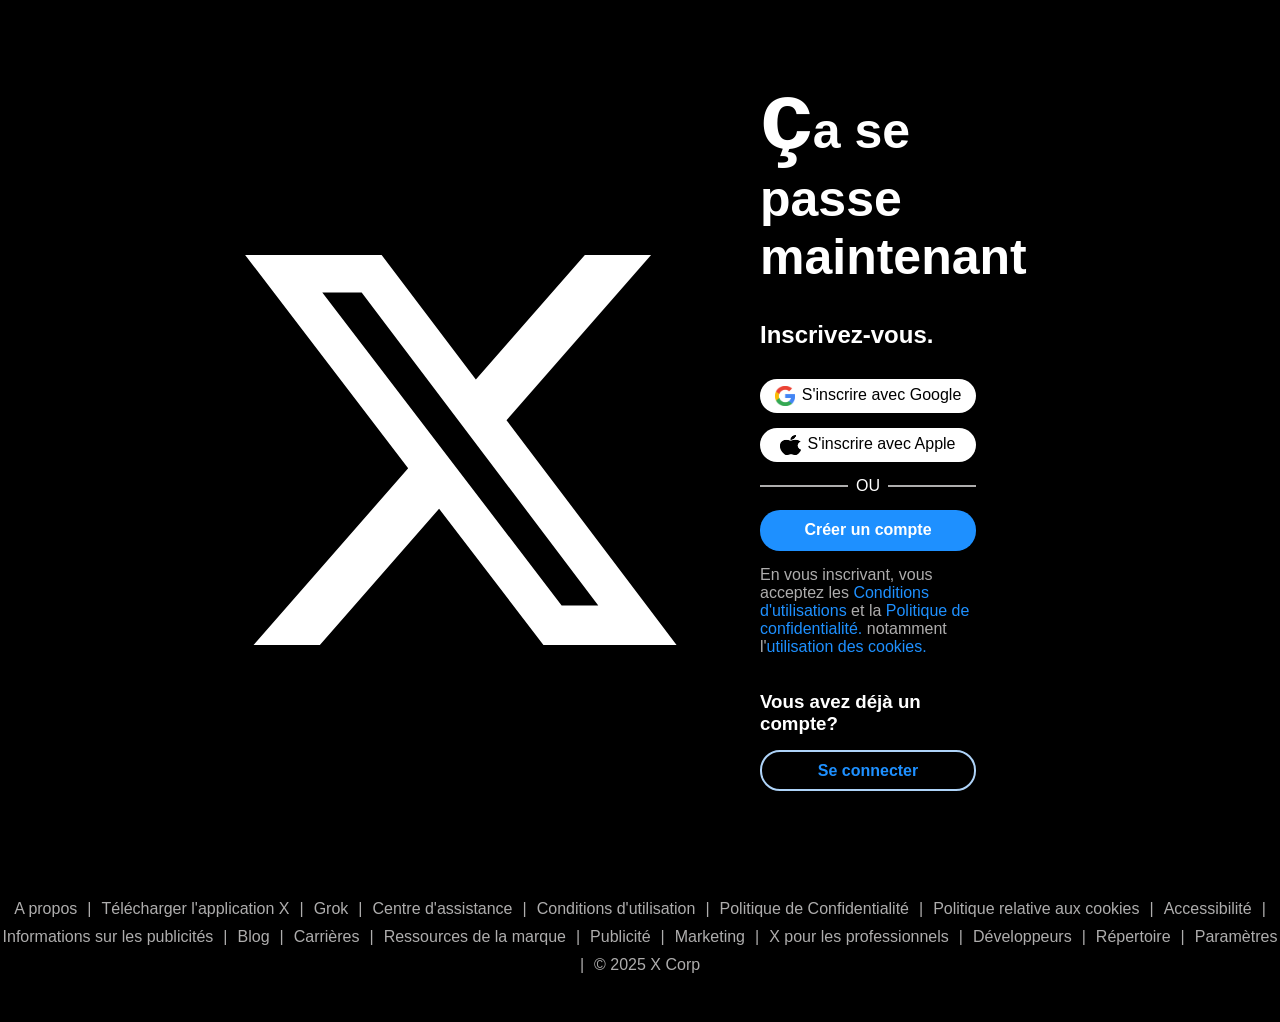
<file: index.html>
<!DOCTYPE html>
<html lang="en">
<head>
    <meta charset="UTF-8">
    <meta name="viewport" content="width=device-width, initial-scale=1.0">
    <link rel="stylesheet" href="style.css">
    <title>Authentification</title>
</head>
<body>
    <!-- PARTIE MAIN -->
    <main class="flex-row index_main">
        <!-- Insertion icone X partie gauche -->
        <div class="conteneur-img-icone flex-row ">
            <svg class="iconX-header" xmlns="http://www.w3.org/2000/svg" viewBox="0 0 640 640"><!--!Font Awesome Free 7.1.0 by @fontawesome - https://fontawesome.com License - https://fontawesome.com/license/free Copyright 2025 Fonticons, Inc.--><path d="M453.2 112L523.8 112L369.6 288.2L551 528L409 528L297.7 382.6L170.5 528L99.8 528L264.7 339.5L90.8 112L236.4 112L336.9 244.9L453.2 112zM428.4 485.8L467.5 485.8L215.1 152L173.1 152L428.4 485.8z"/></svg>
        </div>
        <!-- partie droite connexion -->
        <div class="flex-column contenair_index_main">
            <!-- conteneur contenant le titre comment ça marche -->
            <div class="contenair_index_main_div1">
                <p><span class="big-C">ç</span>a se passe maintenant</p>
            </div>
            <!-- partie inscription -->
            <div class="contenair_index_main_div2 flex-column">
                <h2 class="txtwhite">Inscrivez-vous.</h2>
                <ul class="flex-column ul_index ul-li">
                    <li class="ul_index-li text-dec-none flex-row iconR"><img src="images/google.png" alt="" class="img-compte"><a href="" class="txtblack">S'inscrire avec Google</a></li>
                    <li class="ul_index-li text-dec-none flex-row iconR"><img src="images/AAPL.png" alt="" class="img-compte"><a href="" class="txtblack">S'inscrire avec Apple</a></li>
                    <li class="OU flex-row">
                        <hr>
                        <span class="txtwhite">OU</span>
                        <hr>
                    </li>
                    <li class="ul_index-li text-dec-none Creer_compte"><a href="compte.html" class="txtwhite">Créer un compte</a></li>
                    <li class="text-dec-none txtgray">En vous inscrivant, vous acceptez les <a href="" class="txtbleu">Conditions d'utilisations</a> et la <a href="" class="txtbleu">Politique de confidentialité.</a> notamment l'<a href="" class="txtbleu">utilisation des cookies.</a></li>
                </ul>
            </div>
            <!-- déjà un compte(connexion) -->
            <div class="contenair_index_main_div3 flex-column">
                <h3 class="txtwhite">Vous avez déjà un compte?</h3>
                <ul class="ul-li">
                    <li class="ul_index-li text-dec-none connecter"><a href="connecter1.html" class="txtbleu connexion">Se connecter</a></li>
                </ul>
            </div>
        </div>
    </main>
    <!-- PARTIE FOOTER POUR INDEX  -->
    <footer class="footer_index">
        <ul class="flex-row index_footer_ul ul-li">
            <li class="text-dec-none"><a href="">A propos</a></li>
            <li>&#124</li>
            <li class="text-dec-none"><a href="">Télécharger l'application X</a></li>
            <li>&#124</li>
            <li class="text-dec-none"><a href="">Grok</a></li>
            <li>&#124</li>
            <li class="text-dec-none"><a href="">Centre d'assistance</a></li>
            <li>&#124</li>
            <li class="text-dec-none"><a href="">Conditions d'utilisation</a></li>
            <li>&#124</li>
            <li class="text-dec-none"><a href="">Politique de Confidentialité</a></li>
            <li>&#124</li>
            <li class="text-dec-none"><a href="">Politique relative aux cookies</a></li>
            <li>&#124</li>
            <li class="text-dec-none"><a href="">Accessibilité</a></li>
            <li>&#124</li>
            <li class="text-dec-none"><a href="">Informations sur les publicités</a></li>
            <li>&#124</li>
            <li class="text-dec-none"><a href="">Blog</a></li>
            <li>&#124</li>
            <li class="text-dec-none"><a href="">Carrières</a></li>
            <li>&#124</li>
            <li class="text-dec-none"><a href="">Ressources de la marque</a></li>
            <li>&#124</li>
            <li class="text-dec-none"><a href="">Publicité</a></li>
            <li>&#124</li>
            <li class="text-dec-none"><a href="">Marketing</a></li>
            <li>&#124</li>
            <li class="text-dec-none"><a href="">X pour les professionnels</a></li>
            <li>&#124</li>
            <li class="text-dec-none"><a href="">Développeurs</a></li>
            <li>&#124</li>
            <li class="text-dec-none"><a href="">Répertoire</a></li>
            <li>&#124</li>
            <li class="text-dec-none"><a href="">Paramètres</a></li>
            <li>&#124</li>
            <li class="text-dec-none"><a href="">&#169 2025 X Corp</a></li>
        </ul>
    </footer>
</body>
</html>
</file>
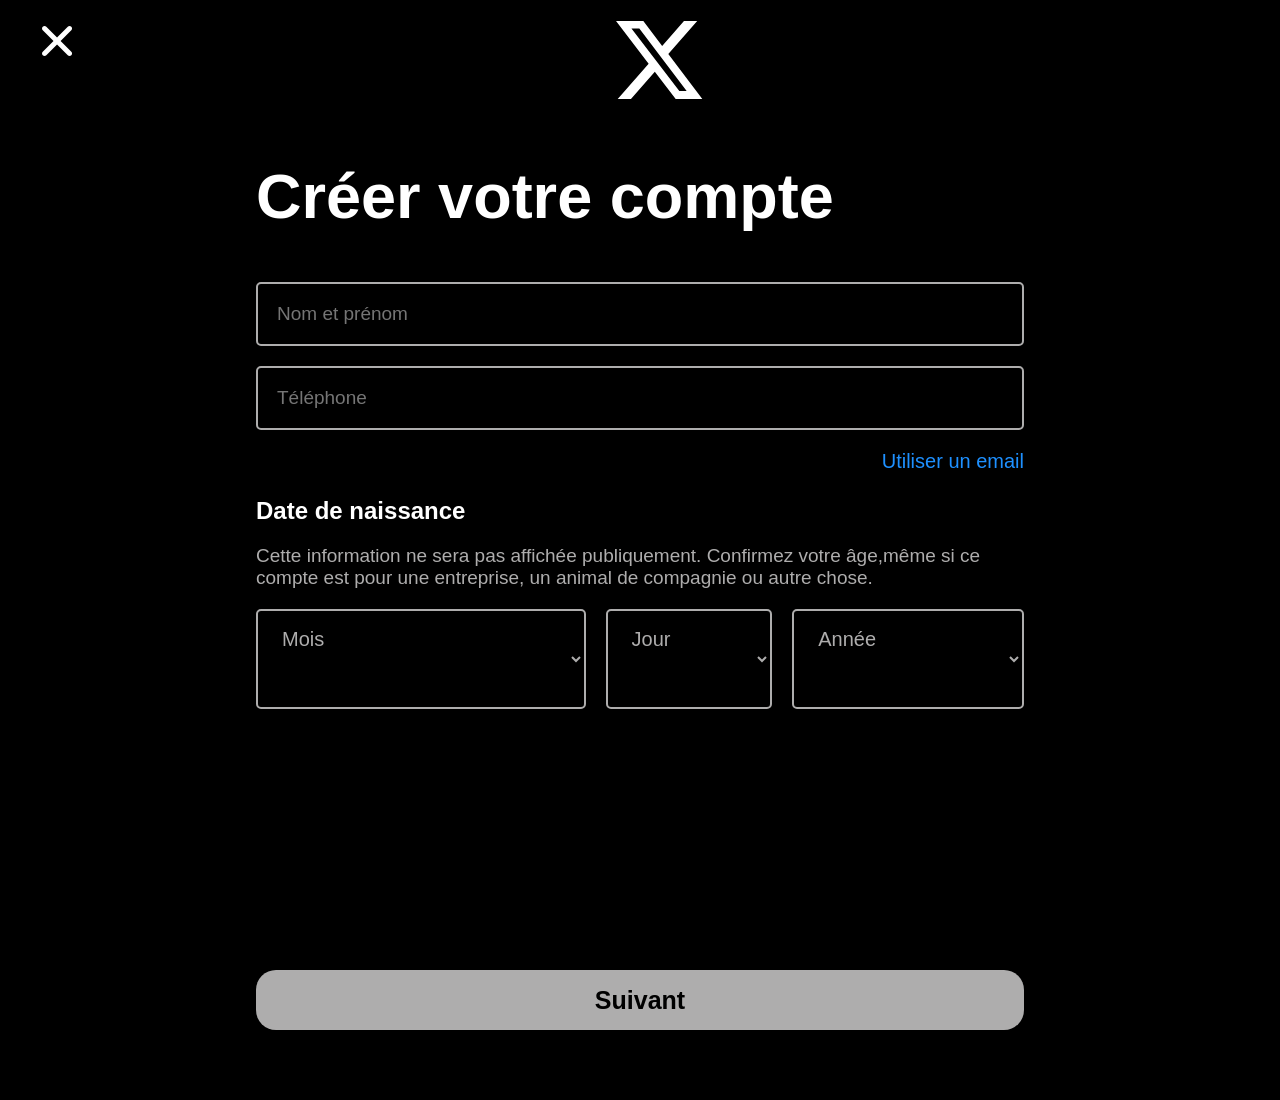
<file: compte.html>
<!DOCTYPE html>
<html lang="en">
<head>
    <meta charset="UTF-8">
    <meta name="viewport" content="width=device-width, initial-scale=1.0">
    <link rel="stylesheet" href="style.css">
    <title>Création compte</title>
</head>
<body>
    <!-- PAGE COMPTE -->
     <!-- header -->
    <header class="header_compte">
        <nav class="flex-row nav-compte">
            <ul class="flex-row icone-X-entete">
                <li class="ul-li"><a href="index.html"><svg class="icone-quitter" xmlns="http://www.w3.org/2000/svg" viewBox="0 0 640 640"><!--!Font Awesome Free 7.1.0 by @fontawesome - https://fontawesome.com License - https://fontawesome.com/license/free Copyright 2025 Fonticons, Inc.--><path d="M183.1 137.4C170.6 124.9 150.3 124.9 137.8 137.4C125.3 149.9 125.3 170.2 137.8 182.7L275.2 320L137.9 457.4C125.4 469.9 125.4 490.2 137.9 502.7C150.4 515.2 170.7 515.2 183.2 502.7L320.5 365.3L457.9 502.6C470.4 515.1 490.7 515.1 503.2 502.6C515.7 490.1 515.7 469.8 503.2 457.3L365.8 320L503.1 182.6C515.6 170.1 515.6 149.8 503.1 137.3C490.6 124.8 470.3 124.8 457.8 137.3L320.5 274.7L183.1 137.4z"/></svg></a></li>
                <!-- <li class="ul-li"><a href="index.html"><img class="icone-quitter" src="images/round_16171663.png" alt="" ></a></li> -->
            </ul>
            <ul class="flex-row icX">
                <li class="ul-li"><a href="index.html"><svg class="iconeX" xmlns="http://www.w3.org/2000/svg" viewBox="0 0 640 640"><!--!Font Awesome Free 7.1.0 by @fontawesome - https://fontawesome.com License - https://fontawesome.com/license/free Copyright 2025 Fonticons, Inc.--><path d="M453.2 112L523.8 112L369.6 288.2L551 528L409 528L297.7 382.6L170.5 528L99.8 528L264.7 339.5L90.8 112L236.4 112L336.9 244.9L453.2 112zM428.4 485.8L467.5 485.8L215.1 152L173.1 152L428.4 485.8z"/></svg></a></li>
            </ul>
        </nav>
    </header>
    <!-- Partie main compte -->
    <main class="main-compte flex-column">
        <div class="formulaire-compte flex-column">
            <!-- premier formulaire -->
            <section class="first-formulaire flex-column">
                <!-- insertion des données -->
                <div class="conteneur-données flex-column">
                    <h1>Créer votre compte</h1>
                    <div class="flex-column save">
                        <input type="text" required placeholder="Nom et prénom">
                        <input type="tel" placeholder="Téléphone">
                    </div>
                </div>
                <!-- Utilisez email? -->
                <div class="conteneur-email flex-row">
                    <a href="">Utiliser un email</a>
                </div>
            </section>
            <!-- second formulaire -->
            <section class="flex-column born">
                <h2>Date de naissance</h2>
                <div><p>Cette information ne sera pas affichée publiquement. Confirmez votre âge,même si ce compte
                    est pour une entreprise, un animal de compagnie ou autre chose.</p>
                </div>
                <div class="date_born flex-row">
                    <select name="Mois" id="Mois">
                        <option value="">Mois</option>
                        <optgroup class="optiongroupe">
                            <option value="Janvier">Janvier</option>
                            <option value="Février">Février</option>
                            <option value="Mars">Mars</option>
                            <option value="Avril">Avril</option>
                            <option value="Mai">Mai</option>
                            <option value="Juin">Juin</option>
                            <option value="Juillet">Juillet</option>
                            <option value="Aout">Aout</option>
                            <option value="Septembre">Septembre</option>
                            <option value="Octobre">Octobre</option>
                            <option value="Novembre">Novembre</option>
                            <option value="Décembre">Décembre</option>
                        </optgroup>
                    </select>
                    <select name="Jour" id="Jour">
                        <option value="">Jour</option>
                        <optgroup></optgroup>
                    </select>
                    <select name="Année" id="Année">
                        <option value="">Année</option>
                        <optgroup></optgroup>
                    </select>
                </div>
            </section>
        </div>
    </main>
    <!-- FOOTER COMPTE -->
    <footer class="footer-compte flex-column">
        <div class="conteneur-footer flex-row">
            <div class="conteneur-suivant flex-row">
                <a href="connecter2.html">Suivant</a>
            </div>
        </div>
    </footer>
</body>
</html>
</file>
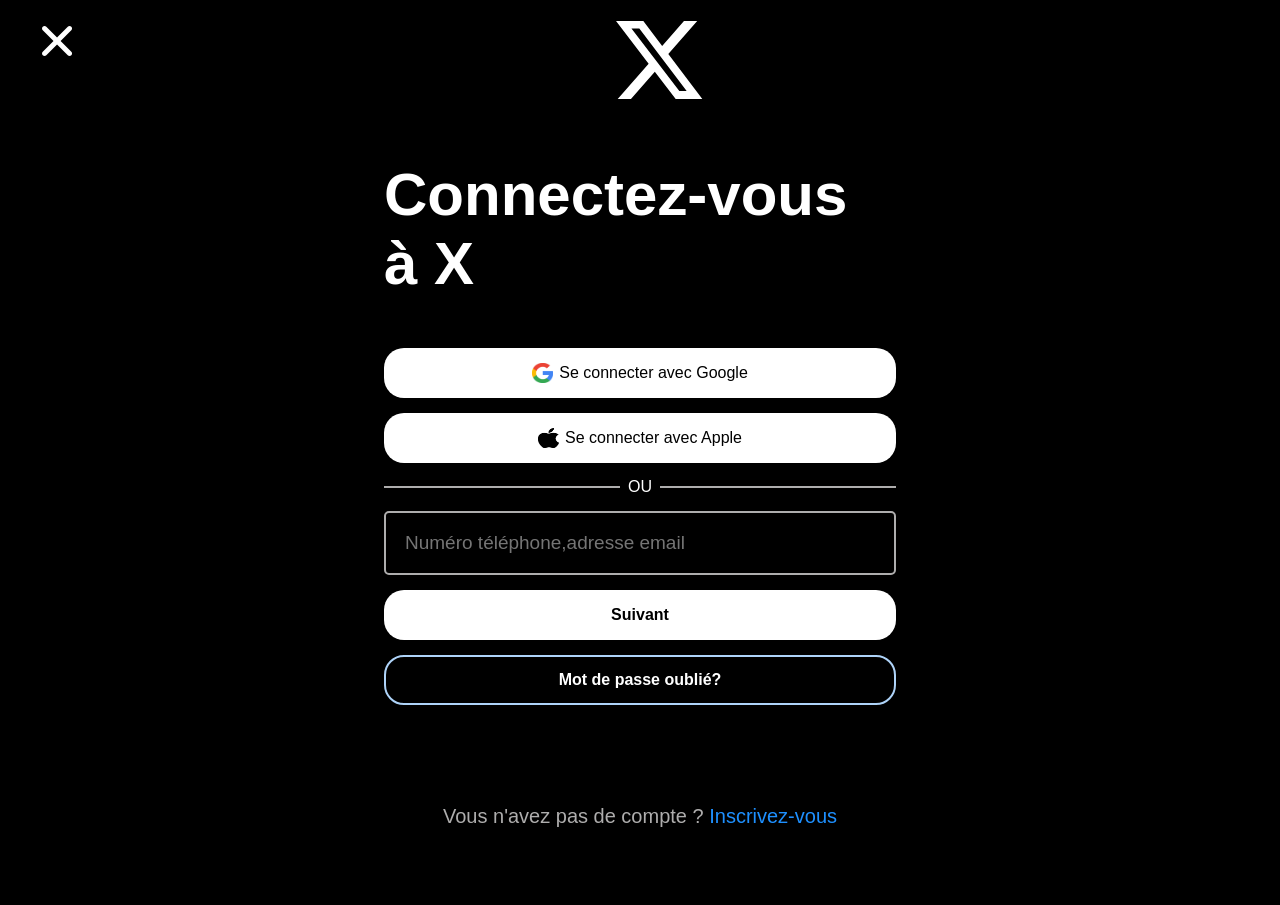
<file: connecter1.html>
<!DOCTYPE html>
<html lang="en">
<head>
    <meta charset="UTF-8">
    <meta name="viewport" content="width=device-width, initial-scale=1.0">
    <link rel="stylesheet" href="style.css">
    <title>Se connecter</title>
</head>
<body>
    <!-- PAGE SE CONNECTER1 -->
     <!-- header(cfr Header Page Compte.html) -->
    <header class="header_compte">
        <nav class="flex-row nav-compte">
            <ul class="flex-row icone-X-entete">
                <li class="ul-li"><a href="index.html"><svg class="icone-quitter" xmlns="http://www.w3.org/2000/svg" viewBox="0 0 640 640"><!--!Font Awesome Free 7.1.0 by @fontawesome - https://fontawesome.com License - https://fontawesome.com/license/free Copyright 2025 Fonticons, Inc.--><path d="M183.1 137.4C170.6 124.9 150.3 124.9 137.8 137.4C125.3 149.9 125.3 170.2 137.8 182.7L275.2 320L137.9 457.4C125.4 469.9 125.4 490.2 137.9 502.7C150.4 515.2 170.7 515.2 183.2 502.7L320.5 365.3L457.9 502.6C470.4 515.1 490.7 515.1 503.2 502.6C515.7 490.1 515.7 469.8 503.2 457.3L365.8 320L503.1 182.6C515.6 170.1 515.6 149.8 503.1 137.3C490.6 124.8 470.3 124.8 457.8 137.3L320.5 274.7L183.1 137.4z"/></svg></a></li>
            </ul>
            <ul class="flex-row icX">
                <li class="ul-li"><a href="index.html"><svg class="iconeX" xmlns="http://www.w3.org/2000/svg" viewBox="0 0 640 640"><!--!Font Awesome Free 7.1.0 by @fontawesome - https://fontawesome.com License - https://fontawesome.com/license/free Copyright 2025 Fonticons, Inc.--><path d="M453.2 112L523.8 112L369.6 288.2L551 528L409 528L297.7 382.6L170.5 528L99.8 528L264.7 339.5L90.8 112L236.4 112L336.9 244.9L453.2 112zM428.4 485.8L467.5 485.8L215.1 152L173.1 152L428.4 485.8z"/></svg></a></li>
            </ul>
        </nav>
    </header>
    <!-- Main de connecter1 -->
    <main class="main-connecter1 flex-column">
        <!-- connexion par un compte déjà créer -->
        <section class="conteneur-compteCréer flex-column">
            <h1>Connectez-vous à X</h1>
            <div class="conteneurConnexion flex-column">
                <!-- Choix de compte pour se connecter -->
                <ul class="flex-column conteneurConnexion  listStyleNone">
                    <li class="flex-row connecterCompte"><img src="images/google.png" alt="" class="img-compte"><a href="" class="txtblack">Se connecter avec Google</a></li>
                    <li class="flex-row connecterCompte"><img src="images/AAPL.png" alt="" class="img-compte"><a href="" class="txtblack">Se connecter avec Apple</a></li>
                    <li class="OU-ligne flex-row">
                        <hr>
                        <span class="txtwhite">OU</span>
                        <hr>
                    </li>
                </ul>
                <!-- Se connecter en insérant les informations -->
                <div class="conteneurConnexion flex-column">
                    <div class="flex-column save">
                        <input type="tel and email" placeholder="Numéro téléphone,adresse email ">
                    </div>
                    <ul class="flex-column conteneurConnexion  listStyleNone">
                        <li class="flex-row connecterCompte "><a href="connecter2.html" class="txtblack btn-next">Suivant</a></li>
                        <li class=" flex-row monDePasseOublié text-dec-none"><a href="" class="txtwhite connexion">Mot de passe oublié?</a></li>
                    </ul>
                </div>
            </div>
        </section>
        <section class="pasDeCompte">
            <p class="text-dec-none">Vous n'avez pas de compte ? <a href="" class="txtbleu text-dec-none">Inscrivez-vous</a></p>
        </section>
    </main>
</body>
</html>
</file>
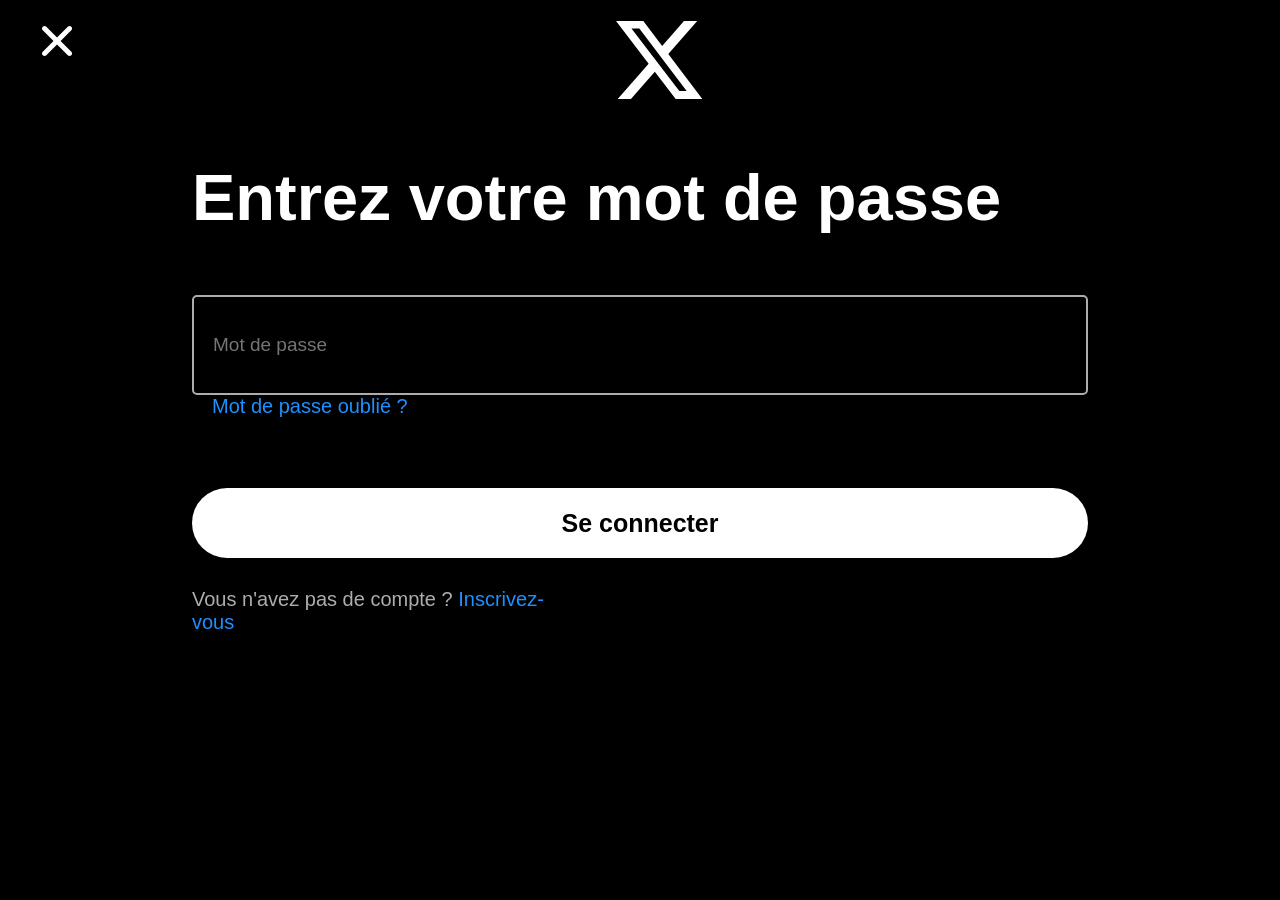
<file: connecter2.html>
<!DOCTYPE html>
<html lang="en">
<head>
    <meta charset="UTF-8">
    <meta name="viewport" content="width=device-width, initial-scale=1.0">
    <link rel="stylesheet" href="style.css">
    <title>Mot de passe</title>
</head>
<body>
    <!-- PAGE SE CONNECTER2 -->
    <!-- header(cfr Header Page Compte.html) -->
    <header class="header_compte">
        <nav class="flex-row nav-compte">
            <ul class="flex-row icone-X-entete">
                <li class="ul-li"><a href="index.html"><svg class="icone-quitter" xmlns="http://www.w3.org/2000/svg" viewBox="0 0 640 640"><!--!Font Awesome Free 7.1.0 by @fontawesome - https://fontawesome.com License - https://fontawesome.com/license/free Copyright 2025 Fonticons, Inc.--><path d="M183.1 137.4C170.6 124.9 150.3 124.9 137.8 137.4C125.3 149.9 125.3 170.2 137.8 182.7L275.2 320L137.9 457.4C125.4 469.9 125.4 490.2 137.9 502.7C150.4 515.2 170.7 515.2 183.2 502.7L320.5 365.3L457.9 502.6C470.4 515.1 490.7 515.1 503.2 502.6C515.7 490.1 515.7 469.8 503.2 457.3L365.8 320L503.1 182.6C515.6 170.1 515.6 149.8 503.1 137.3C490.6 124.8 470.3 124.8 457.8 137.3L320.5 274.7L183.1 137.4z"/></svg></a></li>
            </ul>
            <ul class="flex-row icX">
                <li class="ul-li"><a href="index.html"><svg class="iconeX" xmlns="http://www.w3.org/2000/svg" viewBox="0 0 640 640"><!--!Font Awesome Free 7.1.0 by @fontawesome - https://fontawesome.com License - https://fontawesome.com/license/free Copyright 2025 Fonticons, Inc.--><path d="M453.2 112L523.8 112L369.6 288.2L551 528L409 528L297.7 382.6L170.5 528L99.8 528L264.7 339.5L90.8 112L236.4 112L336.9 244.9L453.2 112zM428.4 485.8L467.5 485.8L215.1 152L173.1 152L428.4 485.8z"/></svg></a></li>
            </ul>
        </nav>
    </header>
    <!--  Main de connecter2 -->
    <main class="main-connecter2 flex-column">
        <div class="conteneurSectionConnecter2 flex-column">
            <section class="MotDePasse flex-column">
                <h1>Entrez votre mot de passe</h1>
                <div class="saisieMotDePasse flex-column">
                    <input type="password" id="password" placeholder="Mot de passe">
                     <a href="" class="txtbleu ">Mot de passe oublié ? </a>
                </div>
            </section>
            <section class="validéConnexion flex-column">
                <ul class="flex-column conteneurConnexion  listStyleNone">
                    <li class="flex-row connecterCompte2 text-dec-none"><a href="home.html" class="txtblack btn-next">Se connecter</a></li>
                </ul>
                <section class="pasDeCompte compteNonExistant">
                    <p class="text-dec-none ">Vous n'avez pas de compte ? <a href="" class="txtbleu text-dec-none">Inscrivez-vous</a></p>
                </section>
            </section>
        </div>
    </main>  
</body>
</html>
</file>
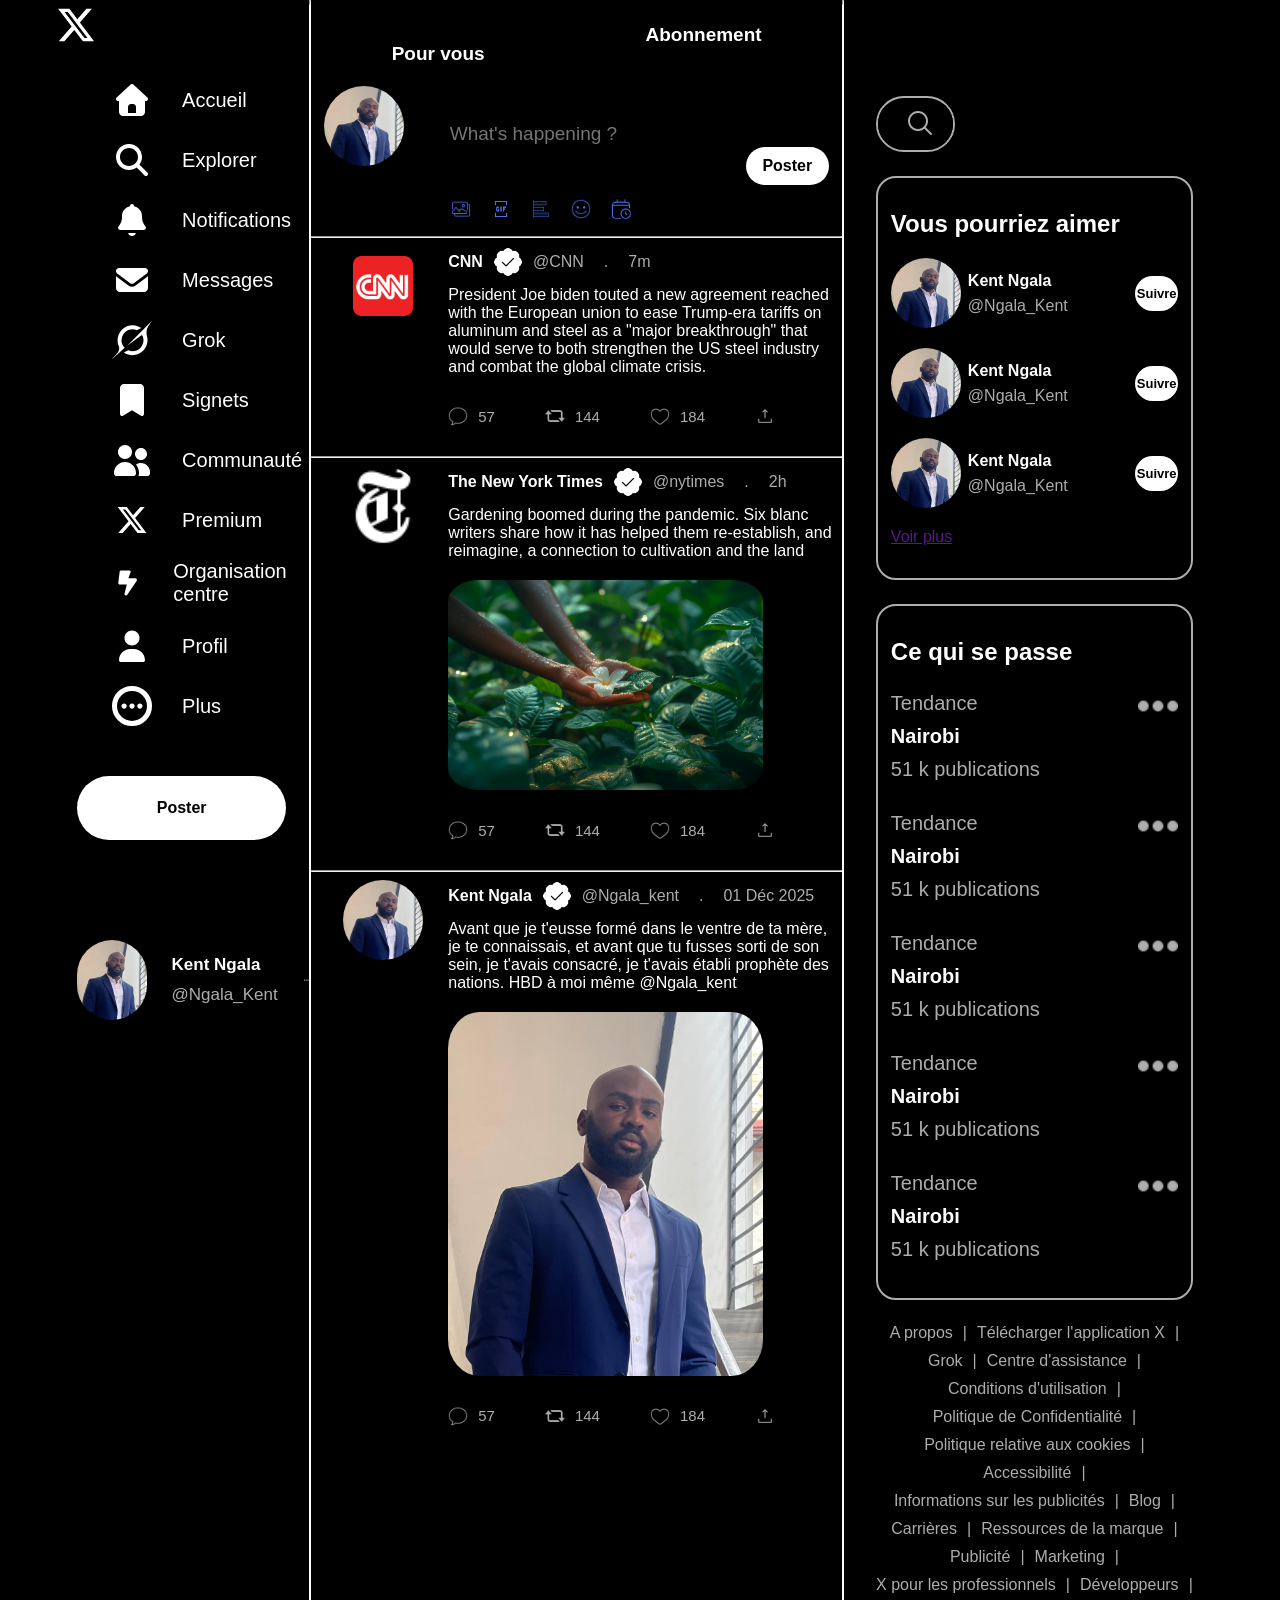
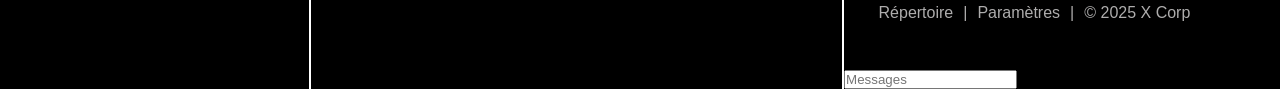
<file: home.html>
<!DOCTYPE html>
<html lang="en">
<head>
    <meta charset="UTF-8">
    <meta name="viewport" content="width=device-width, initial-scale=1.0">
    <link rel="stylesheet" href="style1.css">
    <title>Acceuil</title>
</head>
<body>
    <!-- Conteneur principal -->
    <div class="flex-row conteneurPrincipal">
        <!-- Header home -->
        <header class="main-header flex-column">
            <!-- Première partie header -->
            <div class="conteneurDiv1Header flex-column">
                <div class="enteteX flex-row">
                    <a href="index.html"><svg class="iconX-header" xmlns="http://www.w3.org/2000/svg" viewBox="0 0 640 640"><!--!Font Awesome Free 7.1.0 by @fontawesome - https://fontawesome.com License - https://fontawesome.com/license/free Copyright 2025 Fonticons, Inc.--><path d="M453.2 112L523.8 112L369.6 288.2L551 528L409 528L297.7 382.6L170.5 528L99.8 528L264.7 339.5L90.8 112L236.4 112L336.9 244.9L453.2 112zM428.4 485.8L467.5 485.8L215.1 152L173.1 152L428.4 485.8z"/></svg></a> 
                </div>
                <nav class="flex-column nav-compte">
                    <section class="flex-column sectionIcone">
                        <div class="flex-row menu-icone">
                            <svg xmlns="http://www.w3.org/2000/svg" viewBox="0 0 640 640"><!--!Font Awesome Free 7.1.0 by @fontawesome - https://fontawesome.com License - https://fontawesome.com/license/free Copyright 2025 Fonticons, Inc.--><path d="M341.8 72.6C329.5 61.2 310.5 61.2 298.3 72.6L74.3 280.6C64.7 289.6 61.5 303.5 66.3 315.7C71.1 327.9 82.8 336 96 336L112 336L112 512C112 547.3 140.7 576 176 576L464 576C499.3 576 528 547.3 528 512L528 336L544 336C557.2 336 569 327.9 573.8 315.7C578.6 303.5 575.4 289.5 565.8 280.6L341.8 72.6zM304 384L336 384C362.5 384 384 405.5 384 432L384 528L256 528L256 432C256 405.5 277.5 384 304 384z"/></svg>
                            <a href="">Accueil</a>
                        </div>
                        <div class="flex-row menu-icone">
                            <svg xmlns="http://www.w3.org/2000/svg" viewBox="0 0 640 640"><!--!Font Awesome Free 7.1.0 by @fontawesome - https://fontawesome.com License - https://fontawesome.com/license/free Copyright 2025 Fonticons, Inc.--><path d="M480 272C480 317.9 465.1 360.3 440 394.7L566.6 521.4C579.1 533.9 579.1 554.2 566.6 566.7C554.1 579.2 533.8 579.2 521.3 566.7L394.7 440C360.3 465.1 317.9 480 272 480C157.1 480 64 386.9 64 272C64 157.1 157.1 64 272 64C386.9 64 480 157.1 480 272zM272 416C351.5 416 416 351.5 416 272C416 192.5 351.5 128 272 128C192.5 128 128 192.5 128 272C128 351.5 192.5 416 272 416z"/></svg>
                            <a href="">Explorer</a>
                        </div>
                        <div class="flex-row menu-icone">
                            <svg xmlns="http://www.w3.org/2000/svg" viewBox="0 0 640 640"><!--!Font Awesome Free 7.1.0 by @fontawesome - https://fontawesome.com License - https://fontawesome.com/license/free Copyright 2025 Fonticons, Inc.--><path d="M320 64C302.3 64 288 78.3 288 96L288 99.2C215 114 160 178.6 160 256L160 277.7C160 325.8 143.6 372.5 113.6 410.1L103.8 422.3C98.7 428.6 96 436.4 96 444.5C96 464.1 111.9 480 131.5 480L508.4 480C528 480 543.9 464.1 543.9 444.5C543.9 436.4 541.2 428.6 536.1 422.3L526.3 410.1C496.4 372.5 480 325.8 480 277.7L480 256C480 178.6 425 114 352 99.2L352 96C352 78.3 337.7 64 320 64zM258 528C265.1 555.6 290.2 576 320 576C349.8 576 374.9 555.6 382 528L258 528z"/></svg>
                            <a href="">Notifications</a>
                        </div>
                        <div class="flex-row menu-icone">
                            <svg xmlns="http://www.w3.org/2000/svg" viewBox="0 0 640 640"><!--!Font Awesome Free 7.1.0 by @fontawesome - https://fontawesome.com License - https://fontawesome.com/license/free Copyright 2025 Fonticons, Inc.--><path d="M112 128C85.5 128 64 149.5 64 176C64 191.1 71.1 205.3 83.2 214.4L291.2 370.4C308.3 383.2 331.7 383.2 348.8 370.4L556.8 214.4C568.9 205.3 576 191.1 576 176C576 149.5 554.5 128 528 128L112 128zM64 260L64 448C64 483.3 92.7 512 128 512L512 512C547.3 512 576 483.3 576 448L576 260L377.6 408.8C343.5 434.4 296.5 434.4 262.4 408.8L64 260z"/></svg>
                            <a href="">Messages</a>
                        </div>
                        <div class="flex-row menu-icone">
                            <svg xmlns="http://www.w3.org/2000/svg"  viewBox="0 0 48 48" width="48px" height="48px"><path d="M18.542 30.532l15.956-11.776c.783-.576 1.902-.354 2.274.545 1.962 4.728 1.084 10.411-2.819 14.315-3.903 3.901-9.333 4.756-14.299 2.808l-5.423 2.511c7.778 5.315 17.224 4 23.125-1.903 4.682-4.679 6.131-11.058 4.775-16.812l.011.011c-1.966-8.452.482-11.829 5.501-18.735C47.759 1.332 47.88 1.166 48 1l-6.602 6.599V7.577l-22.86 22.958M15.248 33.392c-5.582-5.329-4.619-13.579.142-18.339 3.521-3.522 9.294-4.958 14.331-2.847l5.412-2.497c-.974-.704-2.224-1.46-3.659-1.994-6.478-2.666-14.238-1.34-19.505 3.922C6.904 16.701 5.31 24.488 8.045 31.133c2.044 4.965-1.307 8.48-4.682 12.023C2.164 44.411.967 45.67 0 47l15.241-13.608"/></svg>
                            <a href="">Grok</a>
                        </div>
                        <div class="flex-row menu-icone">
                            <svg xmlns="http://www.w3.org/2000/svg" viewBox="0 0 640 640"><!--!Font Awesome Free 7.1.0 by @fontawesome - https://fontawesome.com License - https://fontawesome.com/license/free Copyright 2025 Fonticons, Inc.--><path d="M192 64C156.7 64 128 92.7 128 128L128 544C128 555.5 134.2 566.2 144.2 571.8C154.2 577.4 166.5 577.3 176.4 571.4L320 485.3L463.5 571.4C473.4 577.3 485.7 577.5 495.7 571.8C505.7 566.1 512 555.5 512 544L512 128C512 92.7 483.3 64 448 64L192 64z"/></svg>
                            <a href="">Signets</a>
                        </div>
                        <div class="flex-row menu-icone">
                            <svg xmlns="http://www.w3.org/2000/svg" viewBox="0 0 640 640"><!--!Font Awesome Free 7.1.0 by @fontawesome - https://fontawesome.com License - https://fontawesome.com/license/free Copyright 2025 Fonticons, Inc.--><path d="M96 192C96 130.1 146.1 80 208 80C269.9 80 320 130.1 320 192C320 253.9 269.9 304 208 304C146.1 304 96 253.9 96 192zM32 528C32 430.8 110.8 352 208 352C305.2 352 384 430.8 384 528L384 534C384 557.2 365.2 576 342 576L74 576C50.8 576 32 557.2 32 534L32 528zM464 128C517 128 560 171 560 224C560 277 517 320 464 320C411 320 368 277 368 224C368 171 411 128 464 128zM464 368C543.5 368 608 432.5 608 512L608 534.4C608 557.4 589.4 576 566.4 576L421.6 576C428.2 563.5 432 549.2 432 534L432 528C432 476.5 414.6 429.1 385.5 391.3C408.1 376.6 435.1 368 464 368z"/></svg>
                            <a href="">Communauté</a>
                        </div>
                        <div class="flex-row menu-icone">
                            <svg xmlns="http://www.w3.org/2000/svg" viewBox="0 0 640 640"><!--!Font Awesome Free 7.1.0 by @fontawesome - https://fontawesome.com License - https://fontawesome.com/license/free Copyright 2025 Fonticons, Inc.--><path d="M453.2 112L523.8 112L369.6 288.2L551 528L409 528L297.7 382.6L170.5 528L99.8 528L264.7 339.5L90.8 112L236.4 112L336.9 244.9L453.2 112zM428.4 485.8L467.5 485.8L215.1 152L173.1 152L428.4 485.8z"/></svg>
                            <a href="">Premium</a>
                        </div>
                        <div class="flex-row menu-icone">
                            <svg xmlns="http://www.w3.org/2000/svg" viewBox="0 0 640 640"><!--!Font Awesome Free 7.1.0 by @fontawesome - https://fontawesome.com License - https://fontawesome.com/license/free Copyright 2025 Fonticons, Inc.--><path d="M128 320L156.5 92C158.5 76 172.1 64 188.3 64L356.9 64C371.9 64 384 76.1 384 91.1C384 94.3 383.4 97.6 382.3 100.6L336 224L475.3 224C495.5 224 512 240.4 512 260.7C512 268.1 509.8 275.3 505.6 281.4L313.4 562.4C307.5 571 297.8 576.1 287.5 576.1L284.6 576.1C268.9 576.1 256.1 563.3 256.1 547.6C256.1 545.3 256.4 543 257 540.7L304 352L160 352C142.3 352 128 337.7 128 320z"/></svg>
                            <a href="">Organisation centre</a>
                        </div>
                        <div class="flex-row menu-icone">
                            <svg xmlns="http://www.w3.org/2000/svg" viewBox="0 0 640 640"><!--!Font Awesome Free 7.1.0 by @fontawesome - https://fontawesome.com License - https://fontawesome.com/license/free Copyright 2025 Fonticons, Inc.--><path d="M320 312C386.3 312 440 258.3 440 192C440 125.7 386.3 72 320 72C253.7 72 200 125.7 200 192C200 258.3 253.7 312 320 312zM290.3 368C191.8 368 112 447.8 112 546.3C112 562.7 125.3 576 141.7 576L498.3 576C514.7 576 528 562.7 528 546.3C528 447.8 448.2 368 349.7 368L290.3 368z"/></svg>
                            <a href="">Profil</a>
                        </div>
                        <div class="flex-row menu-icone">
                            <svg class="more" xmlns="http://www.w3.org/2000/svg" viewBox="0 0 640 640"><!--!Font Awesome Free 7.1.0 by @fontawesome - https://fontawesome.com License - https://fontawesome.com/license/free Copyright 2025 Fonticons, Inc.--><path d="M96 320C96 289.1 121.1 264 152 264C182.9 264 208 289.1 208 320C208 350.9 182.9 376 152 376C121.1 376 96 350.9 96 320zM264 320C264 289.1 289.1 264 320 264C350.9 264 376 289.1 376 320C376 350.9 350.9 376 320 376C289.1 376 264 350.9 264 320zM488 264C518.9 264 544 289.1 544 320C544 350.9 518.9 376 488 376C457.1 376 432 350.9 432 320C432 289.1 457.1 264 488 264z"/></svg>
                            <a href="">Plus</a>
                        </div>
                    </section>
                </nav>
                <ul class="flex-column poster ">
                    <li class="flex-row poster-li "><a href="home.html" class="txtblack btn-next">Poster</a>
                </ul>
            </div>
            <!-- Deuxième partie header -->
            <div class="conteneurDiv2Header flex-row">
                <img class="monImage" src="images/WhatsApp Image 2025-06-06 à 13.44.52_e789b781.jpg" alt="">
                <div class="flex-column monNom">
                    <p class="surnom">Kent Ngala</p>
                    <p class="Ngala">@Ngala_Kent</p>
                </div>
                <svg  xmlns="http://www.w3.org/2000/svg" viewBox="0 0 640 640"><!--!Font Awesome Free 7.1.0 by @fontawesome - https://fontawesome.com License - https://fontawesome.com/license/free Copyright 2025 Fonticons, Inc.--><path d="M96 320C96 289.1 121.1 264 152 264C182.9 264 208 289.1 208 320C208 350.9 182.9 376 152 376C121.1 376 96 350.9 96 320zM264 320C264 289.1 289.1 264 320 264C350.9 264 376 289.1 376 320C376 350.9 350.9 376 320 376C289.1 376 264 350.9 264 320zM488 264C518.9 264 544 289.1 544 320C544 350.9 518.9 376 488 376C457.1 376 432 350.9 432 320C432 289.1 457.1 264 488 264z"/></svg>
            </div>
        </header>
        <hr class="hr">
        <!-- Main home -->
        <main class="MainHome flex-row">
            <section class="sectionPublication">
                <!-- navigation -->
                <nav class="mainNav flex-row">
                    <div class=" pourVous flex-column">
                        <a href="">Pour vous</a>
                    </div>
                    <div class="Abonnement">
                        <a  href="">Abonnement</a>
                    </div>
                </nav>
                <!-- Section1 -->
                <section class="section1MainHome">
                    <!--premier conteneur de la section  -->
                    <div class="conteneurMainHome1 flex-row">
                        <img class="monImage" src="images/WhatsApp Image 2025-06-06 à 13.44.52_e789b781.jpg" alt="">
                        <div class="conteneurHappening flex-row">
                            <div class="conteneurHappeningWhat flex-column">
                                <input type="text" required placeholder="What's happening ?">
                                <a class="conteneurHappeningDIV flex-row" href="">
                                    <img src="images/icone-home/icons8-galerie-48 (1).png" height="20px" alt="">
                                    <img src="images/icone-home/icons8-gif-32.png" height="20px" alt="">
                                    <img src="images/icone-home/icons8-analytique-80.png" class="state" height="20px" alt="">
                                    <img src="images/icone-home/icons8-content-50.png" height="20px" alt="">
                                    <img src="images/icone-home/icons8-heures-supplémentaires-64.png" height="20px" alt="">
                                </a>
                            </div>
                            <ul class="flex-column Poster1 ">
                                <li class="flex-row Poster1-li "><a href="" class="txtblack btn-next">Poster</a>
                            </ul>
                        </div>
                    </div>
                    <hr>
                    <!-- deuxième conteneur de la section -->
                    <div class="conteneurMainHome2 flex-row">
                        <div class="conteneurMainHomeIMG">
                            <img class="monImage" src="images/icone-home/icons8-cnn-480.png" alt="">
                        </div>
                        <div>
                            <div class="flex-row conteneurTitle">
                                <div class="ConteneurCNN flex-row">
                                    <a href="">CNN</a>
                                    <img src="images/icone-home/icons8-compte-vérifié-50 (1).png" height="30px" alt="">
                                    <span>@CNN</span>
                                </div>
                                <span>.</span>
                                <span>7m</span>
                            </div>
                            <div class="conteneurPublication flex-column">
                                <p>
                                    President Joe biden touted a new agreement reached
                                    with the European union to ease Trump-era tariffs on aluminum
                                    and steel as a "major breakthrough" that would serve to both 
                                    strengthen the US steel industry and combat  the global climate 
                                    crisis.
                                </p>
                            </div>
                            <a class="ConteneurIconePublication flex-row" href="">
                                <div class="flex-row">
                                    <img src="images/icone-home/icons8-commentaire-50.png" height="20px"  alt="">
                                    <span>57</span>
                                </div>
                                <div class="flex-row">
                                    <img src="images/icone-home/icons8-retweet-24.png" height="20px" alt="">
                                    <span>144</span>
                                </div>
                                <div class="flex-row">
                                    <img src="images/icone-home/icons8-aimer-50.png" height="20px" alt="">
                                    <span>184</span>
                                </div>
                                <div class="flex-row">
                                    <img src="images/icone-home/icons8-upload-64.png" height="20px" alt="">
                                </div>
                            </a>
                        </div>
                    </div>
                    <hr>
                    <!-- troisième conteneur de la section -->


                    <div class="conteneurMainHome2 flex-row">
                        <div class="conteneurMainHomeIMG">
                            <img class="monImage" src="images/icone-home/icons8-new-york-times-50.png" alt="">
                        </div>
                        <div>
                            <div class="flex-row conteneurTitle">
                                <div class="ConteneurCNN flex-row">
                                    <a href="">The New York Times</a>
                                    <img src="images/icone-home/icons8-compte-vérifié-50 (1).png" height="30px" alt="">
                                    <span>@nytimes</span>
                                </div>
                                <span>.</span>
                                <span>2h</span>
                            </div>
                            <div class="conteneurPublication flex-column">
                                <p>
                                    Gardening boomed during the pandemic. Six blanc writers
                                    share how it has helped them re-establish, and reimagine, a 
                                    connection to cultivation and the land
                                </p>
                                <img class="imagePublié" src="images/icone-home/vue-rapprochee-de-l-usine-touchee-a-la-main.jpg" alt="">
                            </div>
                            <a class="ConteneurIconePublication flex-row" href="">
                                <div class="flex-row">
                                    <img src="images/icone-home/icons8-commentaire-50.png" height="20px"  alt="">
                                    <span>57</span>
                                </div>
                                <div class="flex-row">
                                    <img src="images/icone-home/icons8-retweet-24.png" height="20px" alt="">
                                    <span>144</span>
                                </div>
                                <div class="flex-row">
                                    <img src="images/icone-home/icons8-aimer-50.png" height="20px" alt="">
                                    <span>184</span>
                                </div>
                                <div class="flex-row">
                                    <img src="images/icone-home/icons8-upload-64.png" height="20px" alt="">
                                </div>
                            </a>
                        </div>
                    </div>
                    <hr>
                    <!-- quatrième conteneur de la section -->


                    <div class="conteneurMainHome2 flex-row">
                        <div class="conteneurMainHomeIMG">
                            <img class="monImage" src="images/WhatsApp Image 2025-06-06 à 13.44.52_e789b781.jpg" alt="">
                        </div>
                        <div>
                            <div class="flex-row conteneurTitle">
                                <div class="ConteneurCNN flex-row">
                                    <a href="">Kent Ngala</a>
                                    <img src="images/icone-home/icons8-compte-vérifié-50 (1).png" height="30px" alt="">
                                    <span>@Ngala_kent</span>
                                </div>
                                <span>.</span>
                                <span>01 Déc 2025</span>
                            </div>
                            <div class="conteneurPublication flex-column">
                                <p>
                                    Avant que je t'eusse formé dans le ventre de ta mère, je te connaissais,
                                     et avant que tu fusses sorti de son sein, je t'avais consacré, je t'avais
                                     établi prophète des nations.
                                     HBD à moi même <span>@Ngala_kent</span>
                                </p>
                                <img class="imagePublié" src="images/WhatsApp Image 2025-06-06 à 13.44.52_e789b781.jpg" alt="">
                            </div>
                            <a class="ConteneurIconePublication flex-row" href="">
                                <div class="flex-row">
                                    <img src="images/icone-home/icons8-commentaire-50.png" height="20px"  alt="">
                                    <span>57</span>
                                </div>
                                <div class="flex-row">
                                    <img src="images/icone-home/icons8-retweet-24.png" height="20px" alt="">
                                    <span>144</span>
                                </div>
                                <div class="flex-row">
                                    <img src="images/icone-home/icons8-aimer-50.png" height="20px" alt="">
                                    <span>184</span>
                                </div>
                                <div class="flex-row">
                                    <img src="images/icone-home/icons8-upload-64.png" height="20px" alt="">
                                </div>
                            </a>
                        </div>
                    </div>
                </section>
            </section>
            
            <hr class="hr">
            <!-- Section Notification -->
            <section class="Notification flex-column">
                <!-- conteneur des notifications -->
                <div class="conteneurNotif flex-column">
                    <div class="conteneurRecherche flex-row">
                        <button class="Btnrecherche"><img src="images/icone-home/icons8-chercher-30.png" alt=""></button>
                        <input type="text" placeholder="Chercher">
                    </div>
                    <!-- Conteneur notif aimer -->
                    <div class="conteneurAimer flex-column">
                        <h2>Vous pourriez aimer</h2>
                        <div class="conteneurDivAimer flex-column">
                            <div class="conteneurDiv3Aimer flex-row">
                                <div class="conteneurDiv3Image flex-row">
                                    <img class="monImageNotif" src="images/WhatsApp Image 2025-06-06 à 13.44.52_e789b781.jpg" alt="">
                                    <div class="flex-column monNomNotif">
                                        <p class="surnom">Kent Ngala</p>
                                        <p class="Ngala">@Ngala_Kent</p>
                                    </div>
                                </div>
                                <ul class="flex-column posterNotif ">
                                    <li class="flex-row posterNotif-li "><a href="home.html" class="txtblack btn-next">Suivre</a>
                                </ul>
                            </div>
                            <div class="conteneurDiv3Aimer flex-row">
                                <div class="conteneurDiv3Image flex-row">
                                    <img class="monImageNotif" src="images/WhatsApp Image 2025-06-06 à 13.44.52_e789b781.jpg" alt="">
                                    <div class="flex-column monNomNotif">
                                        <p class="surnom">Kent Ngala</p>
                                        <p class="Ngala">@Ngala_Kent</p>
                                    </div>
                                </div>
                                <ul class="flex-column posterNotif ">
                                    <li class="flex-row posterNotif-li "><a href="home.html" class="txtblack btn-next">Suivre</a>
                                </ul>
                            </div>
                            <div class="conteneurDiv3Aimer flex-row">
                                <div class="conteneurDiv3Image flex-row">
                                    <img class="monImageNotif" src="images/WhatsApp Image 2025-06-06 à 13.44.52_e789b781.jpg" alt="">
                                    <div class="flex-column monNomNotif">
                                        <p class="surnom">Kent Ngala</p>
                                        <p class="Ngala">@Ngala_Kent</p>
                                    </div>
                                </div>
                                <ul class="flex-column posterNotif ">
                                    <li class="flex-row posterNotif-li "><a href="home.html" class="txtblack btn-next">Suivre</a>
                                </ul>
                            </div>
                        </div>
                        <a href="">Voir plus</a>
                    </div>
                    <!-- conteneur notif ce qui se passe -->
                    <div class="conteneurAimer flex-column">
                        <h2>Ce qui se passe</h2>
                        <div class="flex-row conteneurCeQuiSePasse">
                            <div class="flex-column conteneurCeQuiSePasse1">
                                <span>Tendance</span>
                                <a href="">Nairobi</a>
                                <span>51 k publications</span>
                            </div>
                            <div class=" troispoints flex-column">
                                <img src="images/icone-home/icons8-trois-points-30.png" alt="">
                            </div>
                        </div> 
                        <div class="flex-row conteneurCeQuiSePasse">
                            <div class="flex-column conteneurCeQuiSePasse1">
                                <span>Tendance</span>
                                <a href="">Nairobi</a>
                                <span>51 k publications</span>
                            </div>
                            <div class=" troispoints flex-column">
                                <img src="images/icone-home/icons8-trois-points-30.png" alt="">
                            </div>
                        </div> 
                        <div class="flex-row conteneurCeQuiSePasse">
                            <div class="flex-column conteneurCeQuiSePasse1">
                                <span>Tendance</span>
                                <a href="">Nairobi</a>
                                <span>51 k publications</span>
                            </div>
                            <div class=" troispoints flex-column">
                                <img src="images/icone-home/icons8-trois-points-30.png" alt="">
                            </div>
                        </div> 
                        <div class="flex-row conteneurCeQuiSePasse">
                            <div class="flex-column conteneurCeQuiSePasse1">
                                <span>Tendance</span>
                                <a href="">Nairobi</a>
                                <span>51 k publications</span>
                            </div>
                            <div class=" troispoints flex-column">
                                <img src="images/icone-home/icons8-trois-points-30.png" alt="">
                            </div>
                        </div> 
                        <div class="flex-row conteneurCeQuiSePasse">
                            <div class="flex-column conteneurCeQuiSePasse1">
                                <span>Tendance</span>
                                <a href="">Nairobi</a>
                                <span>51 k publications</span>
                            </div>
                            <div class=" troispoints flex-column">
                                <img src="images/icone-home/icons8-trois-points-30.png" alt="">
                            </div>
                        </div> 
                    </div>
                    <!-- footer côté conteneur des notifications -->
                    <footer class="footer_index">
                        <ul class="flex-row index_footer_ul ">
                            <li><a href="">A propos</a></li>
                            <li>&#124</li>
                            <li><a href="">Télécharger l'application X</a></li>
                            <li>&#124</li>
                            <li><a href="">Grok</a></li>
                            <li>&#124</li>
                            <li><a href="">Centre d'assistance</a></li>
                            <li>&#124</li>
                            <li><a href="">Conditions d'utilisation</a></li>
                            <li>&#124</li>
                            <li><a href="">Politique de Confidentialité</a></li>
                            <li>&#124</li>
                            <li><a href="">Politique relative aux cookies</a></li>
                            <li>&#124</li>
                            <li><a href="">Accessibilité</a></li>
                            <li>&#124</li>
                            <li><a href="">Informations sur les publicités</a></li>
                            <li>&#124</li>
                            <li><a href="">Blog</a></li>
                            <li>&#124</li>
                            <li><a href="">Carrières</a></li>
                            <li>&#124</li>
                            <li><a href="">Ressources de la marque</a></li>
                            <li>&#124</li>
                            <li><a href="">Publicité</a></li>
                            <li>&#124</li>
                            <li><a href="">Marketing</a></li>
                            <li>&#124</li>
                            <li><a href="">X pour les professionnels</a></li>
                            <li>&#124</li>
                            <li><a href="">Développeurs</a></li>
                            <li>&#124</li>
                            <li><a href="">Répertoire</a></li>
                            <li>&#124</li>
                            <li><a href="">Paramètres</a></li>
                            <li>&#124</li>
                            <li><a href="">&#169 2025 X Corp</a></li>
                        </ul>
                    </footer>
                </div>
                <div>
                    <div>
                        <input type="text" placeholder="Messages">
                    </div>
                </div>
            </section>

        </main>
    </div>
</body>
</html>
</file>
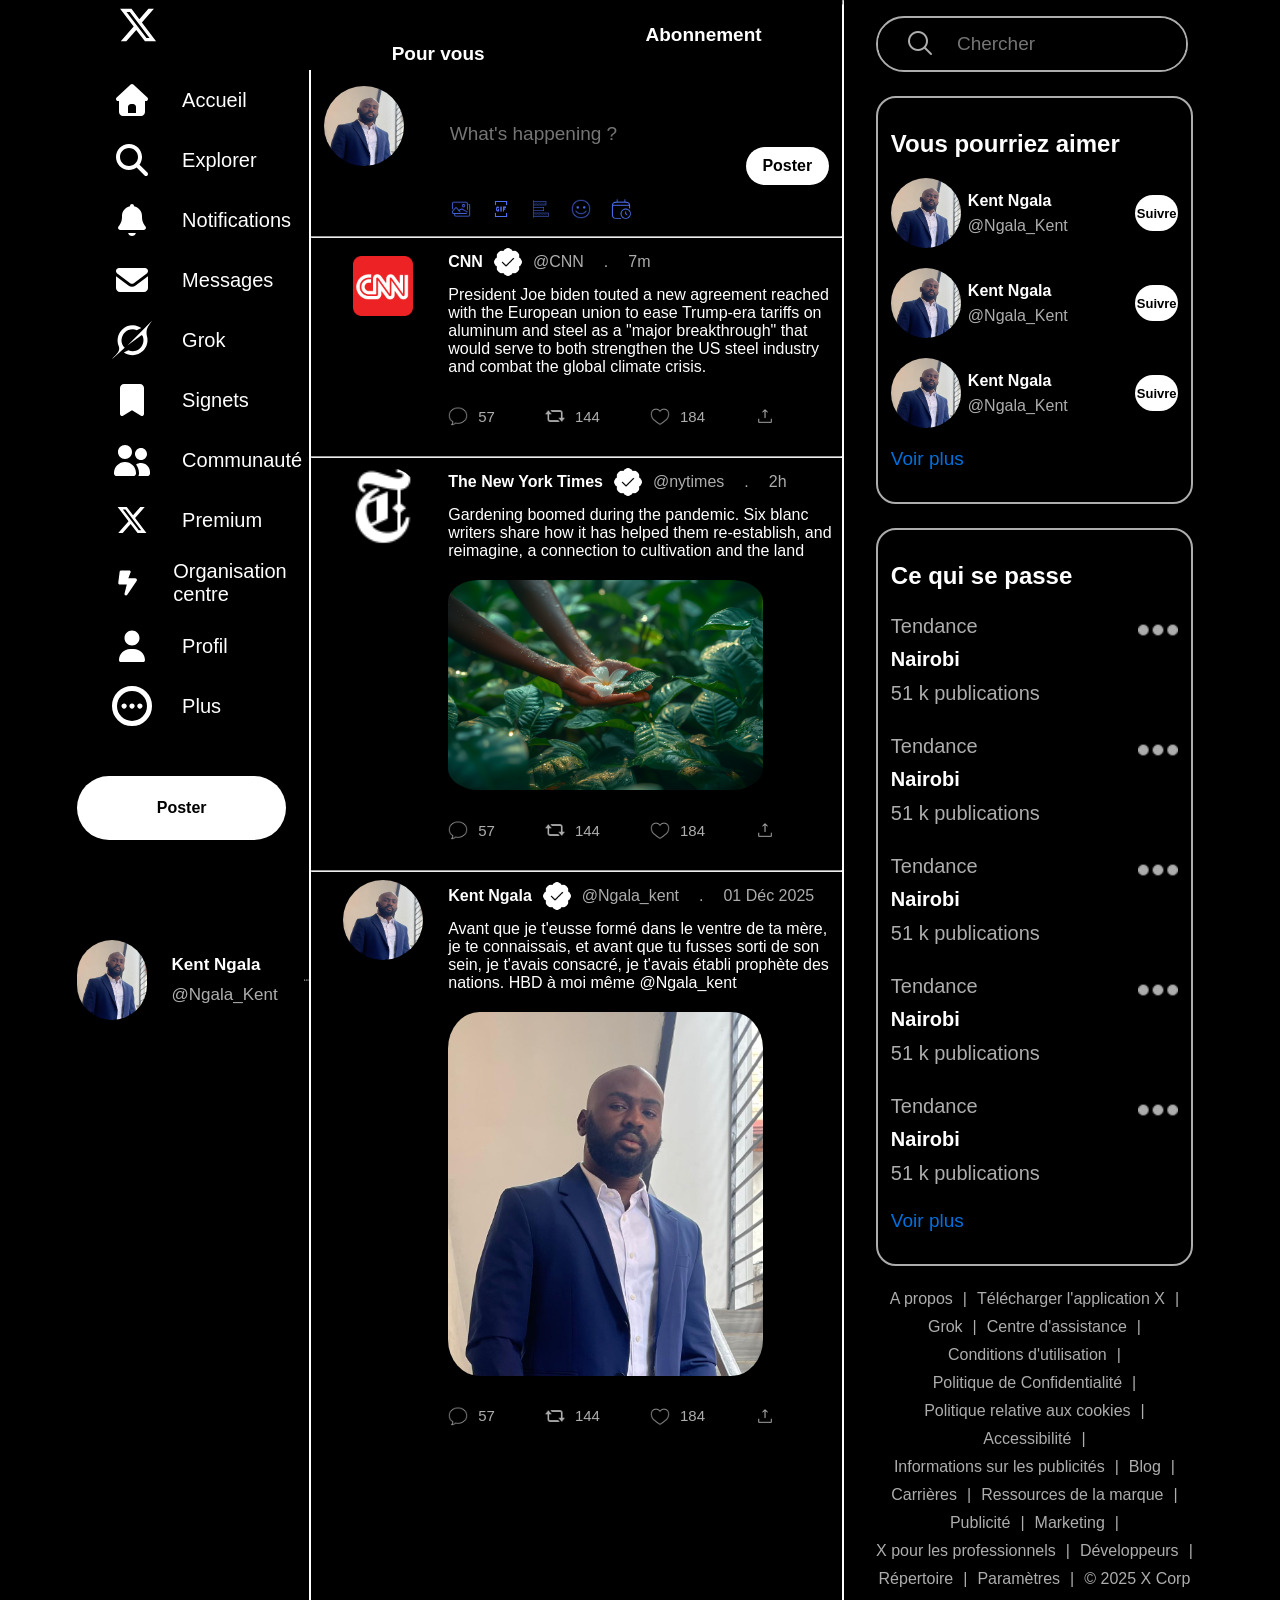
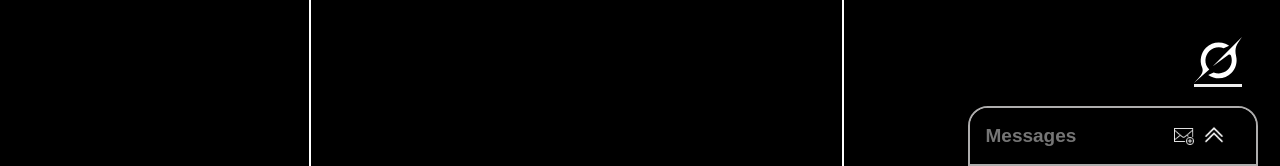
<file: profil.html>
<!DOCTYPE html>
<html lang="en">
<head>
    <meta charset="UTF-8">
    <meta name="viewport" content="width=device-width, initial-scale=1.0">
    <link rel="stylesheet" href="style1.css">
    <title>Acceuil</title>
</head>
<body>
    <div class="enteteX flex-row">
        <a href="index.html"><svg class="iconX-header" xmlns="http://www.w3.org/2000/svg" viewBox="0 0 640 640"><!--!Font Awesome Free 7.1.0 by @fontawesome - https://fontawesome.com License - https://fontawesome.com/license/free Copyright 2025 Fonticons, Inc.--><path d="M453.2 112L523.8 112L369.6 288.2L551 528L409 528L297.7 382.6L170.5 528L99.8 528L264.7 339.5L90.8 112L236.4 112L336.9 244.9L453.2 112zM428.4 485.8L467.5 485.8L215.1 152L173.1 152L428.4 485.8z"/></svg></a> 
    </div>
    <!-- Conteneur principal -->
    <div class="flex-row conteneurPrincipal">
        <!-- Header home -->
        <header class="main-header flex-column">
            <!-- Première partie header -->
            <div class="conteneurDiv1Header flex-column">
                <nav class="flex-column nav-compte">
                    <section class="flex-column sectionIcone">
                        <div class="flex-row menu-icone">
                            <svg xmlns="http://www.w3.org/2000/svg" viewBox="0 0 640 640"><!--!Font Awesome Free 7.1.0 by @fontawesome - https://fontawesome.com License - https://fontawesome.com/license/free Copyright 2025 Fonticons, Inc.--><path d="M341.8 72.6C329.5 61.2 310.5 61.2 298.3 72.6L74.3 280.6C64.7 289.6 61.5 303.5 66.3 315.7C71.1 327.9 82.8 336 96 336L112 336L112 512C112 547.3 140.7 576 176 576L464 576C499.3 576 528 547.3 528 512L528 336L544 336C557.2 336 569 327.9 573.8 315.7C578.6 303.5 575.4 289.5 565.8 280.6L341.8 72.6zM304 384L336 384C362.5 384 384 405.5 384 432L384 528L256 528L256 432C256 405.5 277.5 384 304 384z"/></svg>
                            <a href="">Accueil</a>
                        </div>
                        <div class="flex-row menu-icone">
                            <svg xmlns="http://www.w3.org/2000/svg" viewBox="0 0 640 640"><!--!Font Awesome Free 7.1.0 by @fontawesome - https://fontawesome.com License - https://fontawesome.com/license/free Copyright 2025 Fonticons, Inc.--><path d="M480 272C480 317.9 465.1 360.3 440 394.7L566.6 521.4C579.1 533.9 579.1 554.2 566.6 566.7C554.1 579.2 533.8 579.2 521.3 566.7L394.7 440C360.3 465.1 317.9 480 272 480C157.1 480 64 386.9 64 272C64 157.1 157.1 64 272 64C386.9 64 480 157.1 480 272zM272 416C351.5 416 416 351.5 416 272C416 192.5 351.5 128 272 128C192.5 128 128 192.5 128 272C128 351.5 192.5 416 272 416z"/></svg>
                            <a href="">Explorer</a>
                        </div>
                        <div class="flex-row menu-icone">
                            <svg xmlns="http://www.w3.org/2000/svg" viewBox="0 0 640 640"><!--!Font Awesome Free 7.1.0 by @fontawesome - https://fontawesome.com License - https://fontawesome.com/license/free Copyright 2025 Fonticons, Inc.--><path d="M320 64C302.3 64 288 78.3 288 96L288 99.2C215 114 160 178.6 160 256L160 277.7C160 325.8 143.6 372.5 113.6 410.1L103.8 422.3C98.7 428.6 96 436.4 96 444.5C96 464.1 111.9 480 131.5 480L508.4 480C528 480 543.9 464.1 543.9 444.5C543.9 436.4 541.2 428.6 536.1 422.3L526.3 410.1C496.4 372.5 480 325.8 480 277.7L480 256C480 178.6 425 114 352 99.2L352 96C352 78.3 337.7 64 320 64zM258 528C265.1 555.6 290.2 576 320 576C349.8 576 374.9 555.6 382 528L258 528z"/></svg>
                            <a href="">Notifications</a>
                        </div>
                        <div class="flex-row menu-icone">
                            <svg xmlns="http://www.w3.org/2000/svg" viewBox="0 0 640 640"><!--!Font Awesome Free 7.1.0 by @fontawesome - https://fontawesome.com License - https://fontawesome.com/license/free Copyright 2025 Fonticons, Inc.--><path d="M112 128C85.5 128 64 149.5 64 176C64 191.1 71.1 205.3 83.2 214.4L291.2 370.4C308.3 383.2 331.7 383.2 348.8 370.4L556.8 214.4C568.9 205.3 576 191.1 576 176C576 149.5 554.5 128 528 128L112 128zM64 260L64 448C64 483.3 92.7 512 128 512L512 512C547.3 512 576 483.3 576 448L576 260L377.6 408.8C343.5 434.4 296.5 434.4 262.4 408.8L64 260z"/></svg>
                            <a href="">Messages</a>
                        </div>
                        <div class="flex-row menu-icone">
                            <svg xmlns="http://www.w3.org/2000/svg"  viewBox="0 0 48 48" width="48px" height="48px"><path d="M18.542 30.532l15.956-11.776c.783-.576 1.902-.354 2.274.545 1.962 4.728 1.084 10.411-2.819 14.315-3.903 3.901-9.333 4.756-14.299 2.808l-5.423 2.511c7.778 5.315 17.224 4 23.125-1.903 4.682-4.679 6.131-11.058 4.775-16.812l.011.011c-1.966-8.452.482-11.829 5.501-18.735C47.759 1.332 47.88 1.166 48 1l-6.602 6.599V7.577l-22.86 22.958M15.248 33.392c-5.582-5.329-4.619-13.579.142-18.339 3.521-3.522 9.294-4.958 14.331-2.847l5.412-2.497c-.974-.704-2.224-1.46-3.659-1.994-6.478-2.666-14.238-1.34-19.505 3.922C6.904 16.701 5.31 24.488 8.045 31.133c2.044 4.965-1.307 8.48-4.682 12.023C2.164 44.411.967 45.67 0 47l15.241-13.608"/></svg>
                            <a href="">Grok</a>
                        </div>
                        <div class="flex-row menu-icone">
                            <svg xmlns="http://www.w3.org/2000/svg" viewBox="0 0 640 640"><!--!Font Awesome Free 7.1.0 by @fontawesome - https://fontawesome.com License - https://fontawesome.com/license/free Copyright 2025 Fonticons, Inc.--><path d="M192 64C156.7 64 128 92.7 128 128L128 544C128 555.5 134.2 566.2 144.2 571.8C154.2 577.4 166.5 577.3 176.4 571.4L320 485.3L463.5 571.4C473.4 577.3 485.7 577.5 495.7 571.8C505.7 566.1 512 555.5 512 544L512 128C512 92.7 483.3 64 448 64L192 64z"/></svg>
                            <a href="">Signets</a>
                        </div>
                        <div class="flex-row menu-icone">
                            <svg xmlns="http://www.w3.org/2000/svg" viewBox="0 0 640 640"><!--!Font Awesome Free 7.1.0 by @fontawesome - https://fontawesome.com License - https://fontawesome.com/license/free Copyright 2025 Fonticons, Inc.--><path d="M96 192C96 130.1 146.1 80 208 80C269.9 80 320 130.1 320 192C320 253.9 269.9 304 208 304C146.1 304 96 253.9 96 192zM32 528C32 430.8 110.8 352 208 352C305.2 352 384 430.8 384 528L384 534C384 557.2 365.2 576 342 576L74 576C50.8 576 32 557.2 32 534L32 528zM464 128C517 128 560 171 560 224C560 277 517 320 464 320C411 320 368 277 368 224C368 171 411 128 464 128zM464 368C543.5 368 608 432.5 608 512L608 534.4C608 557.4 589.4 576 566.4 576L421.6 576C428.2 563.5 432 549.2 432 534L432 528C432 476.5 414.6 429.1 385.5 391.3C408.1 376.6 435.1 368 464 368z"/></svg>
                            <a href="">Communauté</a>
                        </div>
                        <div class="flex-row menu-icone">
                            <svg xmlns="http://www.w3.org/2000/svg" viewBox="0 0 640 640"><!--!Font Awesome Free 7.1.0 by @fontawesome - https://fontawesome.com License - https://fontawesome.com/license/free Copyright 2025 Fonticons, Inc.--><path d="M453.2 112L523.8 112L369.6 288.2L551 528L409 528L297.7 382.6L170.5 528L99.8 528L264.7 339.5L90.8 112L236.4 112L336.9 244.9L453.2 112zM428.4 485.8L467.5 485.8L215.1 152L173.1 152L428.4 485.8z"/></svg>
                            <a href="">Premium</a>
                        </div>
                        <div class="flex-row menu-icone">
                            <svg xmlns="http://www.w3.org/2000/svg" viewBox="0 0 640 640"><!--!Font Awesome Free 7.1.0 by @fontawesome - https://fontawesome.com License - https://fontawesome.com/license/free Copyright 2025 Fonticons, Inc.--><path d="M128 320L156.5 92C158.5 76 172.1 64 188.3 64L356.9 64C371.9 64 384 76.1 384 91.1C384 94.3 383.4 97.6 382.3 100.6L336 224L475.3 224C495.5 224 512 240.4 512 260.7C512 268.1 509.8 275.3 505.6 281.4L313.4 562.4C307.5 571 297.8 576.1 287.5 576.1L284.6 576.1C268.9 576.1 256.1 563.3 256.1 547.6C256.1 545.3 256.4 543 257 540.7L304 352L160 352C142.3 352 128 337.7 128 320z"/></svg>
                            <a href="">Organisation centre</a>
                        </div>
                        <div class="flex-row menu-icone">
                            <svg xmlns="http://www.w3.org/2000/svg" viewBox="0 0 640 640"><!--!Font Awesome Free 7.1.0 by @fontawesome - https://fontawesome.com License - https://fontawesome.com/license/free Copyright 2025 Fonticons, Inc.--><path d="M320 312C386.3 312 440 258.3 440 192C440 125.7 386.3 72 320 72C253.7 72 200 125.7 200 192C200 258.3 253.7 312 320 312zM290.3 368C191.8 368 112 447.8 112 546.3C112 562.7 125.3 576 141.7 576L498.3 576C514.7 576 528 562.7 528 546.3C528 447.8 448.2 368 349.7 368L290.3 368z"/></svg>
                            <a href="profil.html">Profil</a>
                        </div>
                        <div class="flex-row menu-icone">
                            <svg class="more" xmlns="http://www.w3.org/2000/svg" viewBox="0 0 640 640"><!--!Font Awesome Free 7.1.0 by @fontawesome - https://fontawesome.com License - https://fontawesome.com/license/free Copyright 2025 Fonticons, Inc.--><path d="M96 320C96 289.1 121.1 264 152 264C182.9 264 208 289.1 208 320C208 350.9 182.9 376 152 376C121.1 376 96 350.9 96 320zM264 320C264 289.1 289.1 264 320 264C350.9 264 376 289.1 376 320C376 350.9 350.9 376 320 376C289.1 376 264 350.9 264 320zM488 264C518.9 264 544 289.1 544 320C544 350.9 518.9 376 488 376C457.1 376 432 350.9 432 320C432 289.1 457.1 264 488 264z"/></svg>
                            <a href="">Plus</a>
                        </div>
                    </section>
                </nav>
                <ul class="flex-column poster ">
                    <li class="flex-row poster-li "><a href="home.html" class="txtblack btn-next">Poster</a>
                </ul>
            </div>
            <!-- Deuxième partie header -->
            <div class="conteneurDiv2Header flex-row">
                <img class="monImage" src="images/WhatsApp Image 2025-06-06 à 13.44.52_e789b781.jpg" alt="">
                <div class="flex-column monNom">
                    <p class="surnom">Kent Ngala</p>
                    <p class="Ngala">@Ngala_Kent</p>
                </div>
                <svg  xmlns="http://www.w3.org/2000/svg" viewBox="0 0 640 640"><!--!Font Awesome Free 7.1.0 by @fontawesome - https://fontawesome.com License - https://fontawesome.com/license/free Copyright 2025 Fonticons, Inc.--><path d="M96 320C96 289.1 121.1 264 152 264C182.9 264 208 289.1 208 320C208 350.9 182.9 376 152 376C121.1 376 96 350.9 96 320zM264 320C264 289.1 289.1 264 320 264C350.9 264 376 289.1 376 320C376 350.9 350.9 376 320 376C289.1 376 264 350.9 264 320zM488 264C518.9 264 544 289.1 544 320C544 350.9 518.9 376 488 376C457.1 376 432 350.9 432 320C432 289.1 457.1 264 488 264z"/></svg>
            </div>
        </header>
        <hr class="hr">
        <!-- Main home -->
        <main class="MainHome flex-row">
            <section class="sectionPublication">
                <!-- navigation -->
                <nav class="mainNav flex-row">
                    <div class=" pourVous flex-column">
                        <a href="">Pour vous</a>
                    </div>
                    <div class="Abonnement">
                        <a  href="">Abonnement</a>
                    </div>
                </nav>
                <!-- Section1 -->
                <section class="section1MainHome">
                    <!--premier conteneur de la section  -->
                    <div class="conteneurMainHome1 flex-row">
                        <img class="monImage" src="images/WhatsApp Image 2025-06-06 à 13.44.52_e789b781.jpg" alt="">
                        <div class="conteneurHappening flex-row">
                            <div class="conteneurHappeningWhat flex-column">
                                <input type="text" required placeholder="What's happening ?">
                                <a class="conteneurHappeningDIV flex-row" href="">
                                    <img src="images/icone-home/icons8-galerie-48 (1).png" height="20px" alt="">
                                    <img src="images/icone-home/icons8-gif-32.png" height="20px" alt="">
                                    <img src="images/icone-home/icons8-analytique-80.png" class="state" height="20px" alt="">
                                    <img src="images/icone-home/icons8-content-50.png" height="20px" alt="">
                                    <img src="images/icone-home/icons8-heures-supplémentaires-64.png" height="20px" alt="">
                                </a>
                            </div>
                            <ul class="flex-column Poster1 ">
                                <li class="flex-row Poster1-li "><a href="" class="txtblack btn-next">Poster</a>
                            </ul>
                        </div>
                    </div>
                    <hr>
                    <!-- deuxième conteneur de la section -->
                    <div class="conteneurMainHome2 flex-row">
                        <div class="conteneurMainHomeIMG">
                            <img class="monImage" src="images/icone-home/icons8-cnn-480.png" alt="">
                        </div>
                        <div>
                            <div class="flex-row conteneurTitle">
                                <div class="ConteneurCNN flex-row">
                                    <a href="">CNN</a>
                                    <img src="images/icone-home/icons8-compte-vérifié-50 (1).png" height="30px" alt="">
                                    <span>@CNN</span>
                                </div>
                                <span>.</span>
                                <span>7m</span>
                            </div>
                            <div class="conteneurPublication flex-column">
                                <p>
                                    President Joe biden touted a new agreement reached
                                    with the European union to ease Trump-era tariffs on aluminum
                                    and steel as a "major breakthrough" that would serve to both 
                                    strengthen the US steel industry and combat  the global climate 
                                    crisis.
                                </p>
                            </div>
                            <a class="ConteneurIconePublication flex-row" href="">
                                <div class="flex-row">
                                    <img src="images/icone-home/icons8-commentaire-50.png" height="20px"  alt="">
                                    <span>57</span>
                                </div>
                                <div class="flex-row">
                                    <img src="images/icone-home/icons8-retweet-24.png" height="20px" alt="">
                                    <span>144</span>
                                </div>
                                <div class="flex-row">
                                    <img src="images/icone-home/icons8-aimer-50.png" height="20px" alt="">
                                    <span>184</span>
                                </div>
                                <div class="flex-row">
                                    <img src="images/icone-home/icons8-upload-64.png" height="20px" alt="">
                                </div>
                            </a>
                        </div>
                    </div>
                    <hr>
                    <!-- troisième conteneur de la section -->


                    <div class="conteneurMainHome2 flex-row">
                        <div class="conteneurMainHomeIMG">
                            <img class="monImage" src="images/icone-home/icons8-new-york-times-50.png" alt="">
                        </div>
                        <div>
                            <div class="flex-row conteneurTitle">
                                <div class="ConteneurCNN flex-row">
                                    <a href="">The New York Times</a>
                                    <img src="images/icone-home/icons8-compte-vérifié-50 (1).png" height="30px" alt="">
                                    <span>@nytimes</span>
                                </div>
                                <span>.</span>
                                <span>2h</span>
                            </div>
                            <div class="conteneurPublication flex-column">
                                <p>
                                    Gardening boomed during the pandemic. Six blanc writers
                                    share how it has helped them re-establish, and reimagine, a 
                                    connection to cultivation and the land
                                </p>
                                <img class="imagePublié" src="images/icone-home/vue-rapprochee-de-l-usine-touchee-a-la-main.jpg" alt="">
                            </div>
                            <a class="ConteneurIconePublication flex-row" href="">
                                <div class="flex-row">
                                    <img src="images/icone-home/icons8-commentaire-50.png" height="20px"  alt="">
                                    <span>57</span>
                                </div>
                                <div class="flex-row">
                                    <img src="images/icone-home/icons8-retweet-24.png" height="20px" alt="">
                                    <span>144</span>
                                </div>
                                <div class="flex-row">
                                    <img src="images/icone-home/icons8-aimer-50.png" height="20px" alt="">
                                    <span>184</span>
                                </div>
                                <div class="flex-row">
                                    <img src="images/icone-home/icons8-upload-64.png" height="20px" alt="">
                                </div>
                            </a>
                        </div>
                    </div>
                    <hr>
                    <!-- quatrième conteneur de la section -->


                    <div class="conteneurMainHome2 flex-row">
                        <div class="conteneurMainHomeIMG">
                            <img class="monImage" src="images/WhatsApp Image 2025-06-06 à 13.44.52_e789b781.jpg" alt="">
                        </div>
                        <div>
                            <div class="flex-row conteneurTitle">
                                <div class="ConteneurCNN flex-row">
                                    <a href="">Kent Ngala</a>
                                    <img src="images/icone-home/icons8-compte-vérifié-50 (1).png" height="30px" alt="">
                                    <span>@Ngala_kent</span>
                                </div>
                                <span>.</span>
                                <span>01 Déc 2025</span>
                            </div>
                            <div class="conteneurPublication flex-column">
                                <p>
                                    Avant que je t'eusse formé dans le ventre de ta mère, je te connaissais,
                                     et avant que tu fusses sorti de son sein, je t'avais consacré, je t'avais
                                     établi prophète des nations.
                                     HBD à moi même <span>@Ngala_kent</span>
                                </p>
                                <img class="imagePublié" src="images/WhatsApp Image 2025-06-06 à 13.44.52_e789b781.jpg" alt="">
                            </div>
                            <a class="ConteneurIconePublication flex-row" href="">
                                <div class="flex-row">
                                    <img src="images/icone-home/icons8-commentaire-50.png" height="20px"  alt="">
                                    <span>57</span>
                                </div>
                                <div class="flex-row">
                                    <img src="images/icone-home/icons8-retweet-24.png" height="20px" alt="">
                                    <span>144</span>
                                </div>
                                <div class="flex-row">
                                    <img src="images/icone-home/icons8-aimer-50.png" height="20px" alt="">
                                    <span>184</span>
                                </div>
                                <div class="flex-row">
                                    <img src="images/icone-home/icons8-upload-64.png" height="20px" alt="">
                                </div>
                            </a>
                        </div>
                    </div>
                </section>
            </section>
            
            <hr class="hr">
            <!-- Section Notification -->
            <section class="Notification flex-column">
                <!-- conteneur des notifications -->
                <div class="conteneurNotif0 flex-column">
                    <div class="conteneurRecherche flex-row">
                        <button class="Btnrecherche"><img src="images/icone-home/icons8-chercher-30.png" alt=""></button>
                        <input type="text" placeholder="Chercher">
                    </div>
                </div>
                <div class="conteneurNotif flex-column">
                    <!-- Conteneur notif aimer -->
                    <div class="conteneurAimer flex-column">
                        <h2>Vous pourriez aimer</h2>
                        <div class="conteneurDivAimer flex-column">
                            <div class="conteneurDiv3Aimer flex-row">
                                <div class="conteneurDiv3Image flex-row">
                                    <img class="monImageNotif" src="images/WhatsApp Image 2025-06-06 à 13.44.52_e789b781.jpg" alt="">
                                    <div class="flex-column monNomNotif">
                                        <p class="surnom">Kent Ngala</p>
                                        <p class="Ngala">@Ngala_Kent</p>
                                    </div>
                                </div>
                                <ul class="flex-column posterNotif ">
                                    <li class="flex-row posterNotif-li "><a href="home.html" class="txtblack btn-next">Suivre</a>
                                </ul>
                            </div>
                            <div class="conteneurDiv3Aimer flex-row">
                                <div class="conteneurDiv3Image flex-row">
                                    <img class="monImageNotif" src="images/WhatsApp Image 2025-06-06 à 13.44.52_e789b781.jpg" alt="">
                                    <div class="flex-column monNomNotif">
                                        <p class="surnom">Kent Ngala</p>
                                        <p class="Ngala">@Ngala_Kent</p>
                                    </div>
                                </div>
                                <ul class="flex-column posterNotif ">
                                    <li class="flex-row posterNotif-li "><a href="home.html" class="txtblack btn-next">Suivre</a>
                                </ul>
                            </div>
                            <div class="conteneurDiv3Aimer flex-row">
                                <div class="conteneurDiv3Image flex-row">
                                    <img class="monImageNotif" src="images/WhatsApp Image 2025-06-06 à 13.44.52_e789b781.jpg" alt="">
                                    <div class="flex-column monNomNotif">
                                        <p class="surnom">Kent Ngala</p>
                                        <p class="Ngala">@Ngala_Kent</p>
                                    </div>
                                </div>
                                <ul class="flex-column posterNotif ">
                                    <li class="flex-row posterNotif-li "><a href="home.html" class="txtblack btn-next">Suivre</a>
                                </ul>
                            </div>
                        </div>
                        <a class="VoirPlus" href="">Voir plus</a>
                    </div>
                    <!-- conteneur notif ce qui se passe -->
                    <div class="conteneurAimer flex-column">
                        <h2>Ce qui se passe</h2>
                        <div class="flex-row conteneurCeQuiSePasse">
                            <div class="flex-column conteneurCeQuiSePasse1">
                                <span>Tendance</span>
                                <a href="">Nairobi</a>
                                <span>51 k publications</span>
                            </div>
                            <div class=" troispoints flex-column">
                                <img src="images/icone-home/icons8-trois-points-30.png" alt="">
                            </div>
                        </div> 
                        <div class="flex-row conteneurCeQuiSePasse">
                            <div class="flex-column conteneurCeQuiSePasse1">
                                <span>Tendance</span>
                                <a href="">Nairobi</a>
                                <span>51 k publications</span>
                            </div>
                            <div class=" troispoints flex-column">
                                <img src="images/icone-home/icons8-trois-points-30.png" alt="">
                            </div>
                        </div> 
                        <div class="flex-row conteneurCeQuiSePasse">
                            <div class="flex-column conteneurCeQuiSePasse1">
                                <span>Tendance</span>
                                <a href="">Nairobi</a>
                                <span>51 k publications</span>
                            </div>
                            <div class=" troispoints flex-column">
                                <img src="images/icone-home/icons8-trois-points-30.png" alt="">
                            </div>
                        </div> 
                        <div class="flex-row conteneurCeQuiSePasse">
                            <div class="flex-column conteneurCeQuiSePasse1">
                                <span>Tendance</span>
                                <a href="">Nairobi</a>
                                <span>51 k publications</span>
                            </div>
                            <div class=" troispoints flex-column">
                                <img src="images/icone-home/icons8-trois-points-30.png" alt="">
                            </div>
                        </div> 
                        <div class="flex-row conteneurCeQuiSePasse">
                            <div class="flex-column conteneurCeQuiSePasse1">
                                <span>Tendance</span>
                                <a href="">Nairobi</a>
                                <span>51 k publications</span>
                            </div>
                            <div class=" troispoints flex-column">
                                <img src="images/icone-home/icons8-trois-points-30.png" alt="">
                            </div>
                        </div> 
                        <a class="VoirPlus" href="">Voir plus</a>
                    </div>
                    <!-- footer côté conteneur des notifications -->
                    <footer class="footer_index">
                        <ul class="flex-row index_footer_ul ">
                            <li><a href="">A propos</a></li>
                            <li>&#124</li>
                            <li><a href="">Télécharger l'application X</a></li>
                            <li>&#124</li>
                            <li><a href="">Grok</a></li>
                            <li>&#124</li>
                            <li><a href="">Centre d'assistance</a></li>
                            <li>&#124</li>
                            <li><a href="">Conditions d'utilisation</a></li>
                            <li>&#124</li>
                            <li><a href="">Politique de Confidentialité</a></li>
                            <li>&#124</li>
                            <li><a href="">Politique relative aux cookies</a></li>
                            <li>&#124</li>
                            <li><a href="">Accessibilité</a></li>
                            <li>&#124</li>
                            <li><a href="">Informations sur les publicités</a></li>
                            <li>&#124</li>
                            <li><a href="">Blog</a></li>
                            <li>&#124</li>
                            <li><a href="">Carrières</a></li>
                            <li>&#124</li>
                            <li><a href="">Ressources de la marque</a></li>
                            <li>&#124</li>
                            <li><a href="">Publicité</a></li>
                            <li>&#124</li>
                            <li><a href="">Marketing</a></li>
                            <li>&#124</li>
                            <li><a href="">X pour les professionnels</a></li>
                            <li>&#124</li>
                            <li><a href="">Développeurs</a></li>
                            <li>&#124</li>
                            <li><a href="">Répertoire</a></li>
                            <li>&#124</li>
                            <li><a href="">Paramètres</a></li>
                            <li>&#124</li>
                            <li><a href="">&#169 2025 X Corp</a></li>
                        </ul>
                    </footer>
                </div>
                <!-- Messagérie -->
                <div class="flex-column messagerie">
                    <div class="iconeGrok">
                        <button class="messagerieGrok"><svg xmlns="http://www.w3.org/2000/svg"  viewBox="0 0 48 48" width="48px" height="48px"><path d="M18.542 30.532l15.956-11.776c.783-.576 1.902-.354 2.274.545 1.962 4.728 1.084 10.411-2.819 14.315-3.903 3.901-9.333 4.756-14.299 2.808l-5.423 2.511c7.778 5.315 17.224 4 23.125-1.903 4.682-4.679 6.131-11.058 4.775-16.812l.011.011c-1.966-8.452.482-11.829 5.501-18.735C47.759 1.332 47.88 1.166 48 1l-6.602 6.599V7.577l-22.86 22.958M15.248 33.392c-5.582-5.329-4.619-13.579.142-18.339 3.521-3.522 9.294-4.958 14.331-2.847l5.412-2.497c-.974-.704-2.224-1.46-3.659-1.994-6.478-2.666-14.238-1.34-19.505 3.922C6.904 16.701 5.31 24.488 8.045 31.133c2.044 4.965-1.307 8.48-4.682 12.023C2.164 44.411.967 45.67 0 47l15.241-13.608"/></svg></button>
                    </div>
                    <div class="EcrireMessage flex-row">
                        <input type="text" placeholder="Messages">
                        <div class="flex-row btnIconeMessage">
                            <button ><img src="images/icone-home/icons8-nouveau-message-50.png" alt=""></button>
                            <button ><img src="images/icone-home/icons8-double-up-50.png" alt=""></button>
                        </div>
                    </div>
                </div>
            </section>

        </main>
    </div>
</body>
</html>
</file>
<file: style.css>
*{
    box-sizing: border-box;
    padding: 0;
    margin: 0;
    font-family: sans-serif;
}
body{
    background-color: #000;
}

/* -------------------------Classes utilitaires ---------------*/
.flex-column{
    display: flex;
    flex-direction: column;
}
.flex-row{
    display: flex;
    flex-direction: row;
}
/* le style none */
.ul-li, .listStyleNone{
    list-style: none;
}
/* les textes en couleur*/
.txtwhite{
    color: #fff;
}
.txtbleu{
    color: dodgerblue;
}
.txtgray{
   color: #aeadad; 
}
.txtblack{
    color: black;
}
/* images des icones des reseaux ou autres */
.img-compte{
    height: 20px;
    width: 27px;
    padding-right:0.4em;
}
/* les textes decoration */
.text-dec-none a{
    text-decoration: none;
}
/* LES ICONES D'ENTETES DES PAGES DE CONNEXION */
.icone-quitter{
    height: 50px;
    width: 50px;
    fill: #fff;
}
/* ---------------------PAGE INDEX-------------------------- */

/* PARTIE MAIN */
.index_main{
    justify-content: space-between;
    align-items: center;
    padding-left: 10em;
    padding-right: 20em;
    background-color: #000;
    height: 100vh;
}
/* Insertion icone X partie gauche  */
.iconX-header{
    height: 600px;
    width: 600px;
    fill: #fff;
}
/* partie droite connexion */
.contenair_index_main{
    width: 30%;
    gap: 35px;
}
/* conteneur contenant le titre comment ça marche */
.contenair_index_main_div1{
    color: #fff;
    font-size: 50px;
    font-weight: bold;
    text-align: start;
}
.big-C{
    font-size: 95px;
    display: inline-block;
}
/* partie inscription  */
.contenair_index_main_div2{
    gap: 30px;
}
.ul_index{
    gap: 15px;
}
.ul_index-li{
    text-align: center;
    background-color: #fff;
    border: 7px solid transparent;
    border-radius: 20px;
    width: 90%;
}
.iconR{
    justify-content: center;
}
.OU{
    align-items: center;
    gap: 8px;
    width: 90%;
}
.OU hr{
    flex: 1;
    border: none;
    border-top: 2px solid #aeadad;
}
.Creer_compte{
    font-weight: 700;
    background-color: dodgerblue;
    padding: 0.3em 0;
}
/* déjà un compte(connexion)  */
.connecter{
    background-color: transparent;
    border: 2px solid rgb(174, 211, 248);
    padding: 0.6em 0;
}
.connexion{
    font-weight: 700;
}
.contenair_index_main_div3{
    gap: 15px;
    padding-bottom: 3em;
}
/* PARTIE FOOTER POUR INDEX */
.footer_index{
    background-color: #000;
}
.index_footer_ul{
    flex-wrap: wrap;
    justify-content: center;
    gap: 10px;
    color:#aeadad ;
    padding-bottom: 3em;
}
.index_footer_ul li a{
    color:#aeadad ;
}
/* --------------------------PAGE COMPTE --------------------*/
/* header */
.header_compte{
    width: 100%;
    position: fixed;
    z-index: 1000;
    background-color: #000;
}
.nav-compte{
    width: 60%;
    justify-content: space-between;
}
.icone-X-entete{
    width: 50%;
    padding-top: 1em;
    padding-left: 2em;
}
.icX{
    width: 22%;
    justify-content: start;
}
.iconeX{
    height: 120px;
    width: 120px;
    fill: #fff;
}

/* Partie main compte */
.main-compte{
    background-color: #000;
    height: 100vh;
    align-items: center;
}
.formulaire-compte{
    padding-top: 10em;
    width: 60%;
    height: 100%;
}
/* premier formulaire */
.first-formulaire{
    gap: 20px;
}
/* insertion des données */
.conteneur-données{
    gap: 50px;
}
.conteneur-données h1{
    color: #fff;
    font-size: 63px;
    font-weight: bolder; 
}
.save{
    gap: 20px;
}
.save input{
    color: #fff;
    border-radius: 5px;
    border: 2px solid #aeadad;
    padding: 1em;
    font-size: 19px;
    background-color: #000;
}
/* Utilisez email?  */
.conteneur-email{
    justify-content: end;
}
.conteneur-email a{
    text-decoration: none;
    font-size: 20px;
    color: dodgerblue;
}
/* second formulaire */
.born{
    margin-top: 1.5em;
    gap: 20px;
    width: auto;
}
.born h2{
    color: #fff;
}
.born div p{
    font-size: 19px;
    color: #aeadad;
}

.date_born{
    gap: 20px;
}
.date_born select{
    color: #aeadad;
    border: 2px solid #aeadad;
    border-radius: 5px;
    padding-bottom: 2em;
    padding-left: 1em;
}
.optiongroupe{
    color: #fff;
}
#Mois{
    background-color: #000;
    width: 50%;
    height: 100px;
    font-size: 20px;
}
#Jour{
    background-color: #000;
    width: 25%;
    font-size: 20px;
}
#Année{
    background-color: #000;
    width: 35%;
    font-size: 20px;
}

/* FOOTER COMPTE */
.footer-compte{
    background-color: #000;
    align-items: center;
    width: 100%;
    height: 200px;
}
.conteneur-footer{
    width: 60%;
    height: 100%;
    justify-content: center;
    align-items: center;
}
.conteneur-suivant{
    justify-content: center;
    align-items: center;
    width: 100%;
    height: 60px;
    border: 10px solid transparent;
    border-radius: 20px;
    background-color:#aeadad;
}
.conteneur-suivant a{
    font-size: 25px;
    text-decoration: none;
    font-weight: bolder;
    color: #000;
}
/* ------------------PAGE SE CONNECTER1------------------------- */
/* header (cfr Header Page Compte.html */
/* Main de cconnecter1 */
.main-connecter1{
    background-color: #000;
    align-items: center;
    gap: 100px;
    padding-top: 10em;
}
/* connexion par un compte déjà créer */
.conteneur-compteCréer{
    gap: 50px;
    width: 40%;
}
.conteneur-compteCréer h1{
    color: #fff;
    font-size: 60px;
}
.conteneurConnexion{
    gap: 15px;
}
/* Choix de compte pour se connecter  */
.connecterCompte{
    justify-content: center;
    align-items: center;
    background-color: #fff;
    border: 7px solid transparent;
    border-radius: 20px;
    width: 100%;
    height: 50px;
}
.OU-ligne{
    align-items: center;
    gap: 8px;
    width: 100%;
}
.OU-ligne hr{
    flex: 1;
    border: none;
    border-top: 2px solid #aeadad;
}

.connecterCompte a{
    text-decoration: none;
}
/* Se connecter en insérant les informations */
.monDePasseOublié{
    justify-content: center;
    align-items: center;
    border-radius: 20px;
    width: 100%;
    height: 50px;
    background-color: transparent;
    border: 2px solid rgb(174, 211, 248);
}
.btn-next{
    font-weight: bolder;
}
.pasDeCompte{
    width: 40%;
    height: 100px;
    text-align: center;
    font-size: 20px;
    color:#aeadad;
}
/* -------------------- PAGE SE CONNECTER2 ---------------------*/
/* header(cfr Header Page compte.html) */
/* Main de connecter2 */
.main-connecter2{
    align-items: center;
    padding-top: 10em;
    height: 100%;
    background-color: #000;
}
.conteneurSectionConnecter2{
    gap: 70px;
    width: 70%;
}
.MotDePasse{
    gap: 60px;
}
.MotDePasse h1{
    font-size: 65px;
    color: #fff;
}
.saisieMotDePasse input{
    border-radius: 5px;
    border: 2px solid #aeadad;
    padding: 1em;
    font-size: 19px;
    background-color: #000;
    height: 100px;
    color: #fff;
}
.saisieMotDePasse a{
    text-decoration: none;
    font-size: 20px;
    padding-left: 1em;
}
.validéConnexion{
    gap: 30px;
}
.compteNonExistant{
    text-align: start;
}
.connecterCompte2{
    justify-content: center;
    align-items: center;
    background-color: #fff;
    border: 7px solid transparent;
    border-radius: 35px;
    width: 100%;
    height: 70px;
    font-size: 25px;
}






























/* petit écran */
@media screen and (max-width:767px){
    /* --------------PARTIE MAIN ------------------------ */
    .index_main{
        flex-direction: column;
        height: auto;
        padding-left: 0em;
        padding-right: 0em;
    }
    /* Insertion icone X partie gauche  */
    .conteneur-img-icone{
        width: 100%;
        justify-content: start;
    }
    .iconX-header{
        height: 60px;
        width: 60px;
    }
    .contenair_index_main{
        width: 80%;
        gap: 35px;
    }
    /* conteneur contenant le titre comment ça marche */
    .contenair_index_main_div1{
        font-size: 50px;
        text-align: start;
    }
    .big-C{
        font-size: 79px;
        display: inline-block;
    }
    /* PARTIE FOOTER POUR INDEX*/
    .footer_index{
        height: auto;
    }
    .index_footer_ul{
        padding-bottom: 0em;
    }
    /* --------------------------PAGE COMPTE --------------------*/
    /* header */
    .icone-quitter{
        height: 30px;
        width: 30px;
    }
    .iconeX{
        height: 60px;
        width: 60px;
    }
    /* Partie main compte */
    .main-compte{
        height: auto;
        padding-top: 5em;
    }
    .formulaire-compte{
        width: auto;
        padding: 2em;
    }
    /* insertion des données */
    .conteneur-données h1{
        font-size: 43px;
    }
    /* second formulaire */
    #Mois{
        height: auto;
    }
    /* FOOTER COMPTE */
    .conteneur-footer{
        height: auto;
        width: 100%;
        padding: 1.5em;
    }
    /* ------------------PAGE SE CONNECTER1------------------------- */
    /* header (cfr Header Page Compte.html */
    /* Main de cconnecter1 */
    .main-connecter1{
        height: 100vh;
    }
    /* connexion par un compte déjà créer */
    .conteneur-compteCréer{
        width: 80%;
    }
    .conteneur-compteCréer h1{
        font-size: 40px;
    }

    /* Choix de compte pour se connecter  */
    /* Se connecter en insérant les informations */
    .pasDeCompte{
        width: 80%;
    }
    /* -----------------PAGE SE CONNECTER2 -------------------*/
    /* header(cfr Header Page compte.html) */
    /* Main de connecter2 */
    .compteNonExistant{
        width: 100%;
    }

}
/* Tablette */
@media screen  and (min-width:768px ) and (max-width:1024px){
    /* -----------------PAGE INDEX------------------------ */
    .index_main{
        justify-content: center;
        height: 100vh;
    }
    .iconX-header{
        height: 550px;
        width: 450px;
    }
    /* partie droite connexion */
    .contenair_index_main{
        width: auto;
    }
    /* -------------------------PAGE COMPTE ----------------- */
    /* header  */
    /* Partie main compte */
    .main-compte{
        height: 100vh;
        padding-top: 15em;
    }
    .footer_index{
        padding-top: 5em;
    }
    /* ------------------PAGE SE CONNECTER1------------------------- */
    /* header (cfr Header Page Compte.html */
    /* Main de cconnecter1 */
    .main-connecter1{
        height: 100vh;
    }
    /* connexion par un compte déjà créer */
    .conteneur-compteCréer h1{
        font-size: 35px;
    }

}
</file>
<file: style1.css>
*{
    box-sizing: border-box;
    padding: 0;
    margin: 0;
    font-family: sans-serif;
}
body{
    justify-content: space-between;
}
/* --------------------- classe utilitaire --------------------*/
.flex-column{
    display: flex;
    flex-direction: column;
}
.flex-row{
    display: flex;
    flex-direction: row;
}
/* ---------------------------PAGE HOME----------------------- */
/* Entete */
.enteteX{
    position: fixed;
    z-index: 1000;
    background-color: black;
    width: 29%;
    justify-content: center;
    padding-right: 6em;
    height: 70px;
}
.iconX-header{
    height: 50px;
    width: 50px;
    fill: #fff;
}

/* Conteneur principal */
.conteneurPrincipal{
}
/* Header home */
.main-header{
    background-color: black;
    width: 40%;
    height: auto;
    align-items: end;
    gap: 100px;
}
/* Première partie header */
.conteneurDiv1Header{
    gap: 50px;
    width: 75%;
    align-items: end;
}
.nav-compte{
    width: 85%;
    gap: 30px;
}
.sectionIcone{
    margin-top: 5em;
    gap: 20px;
}
.menu-icone{
    align-items: center;
    gap: 30px;
}
.menu-icone svg{
    height: 40px;
    width: 40px;
    fill: white;
}
.menu-icone a{
    font-size: 20px;
    text-decoration: none;
    color: #fff;
}
.menu-icone a :hover{
    font-weight: bolder;
}
.more{
    border-radius: 20px;
    border: 5px solid #fff;
}
.poster{
    width: 100%;
    height: auto;
}
.poster-li{
    border-radius: 40px;
    background-color: #fff;
    border: 7px solid transparent;
    text-decoration: none;
    justify-content: center;
    padding: 1em;
    width: 90%;
}
.poster-li a{
    text-decoration: none;
    font-weight: bolder;
    color: black;
}
/* Deuxième partie header */
.conteneurDiv2Header{
    width: 75%;
    gap: 25px;
    align-items: center;
}
.monImage{
    border-radius: 200px;
    height: 80px;
    width: 80px;
}
.monNom{
    gap: 10px;
    height: 50px;
}
.monNom p{
    font-size: 17px;
}
.surnom{
    font-weight: bolder;
    color: #fff;
}
.Ngala{
    color: #aeadad;
}
.conteneurDiv2Header svg{
    height: 40px;
    width: 50px;
    fill: #fff;
}
.hr{
    border-radius: 20px;
    height: 5px;
    background-color: #aeadad;
}
/* Main home */
.MainHome{
    width: 100%;
}
/* section publication  */
.sectionPublication{
    width: 60%;
    background-color: #000;
}
/* navigation */
.mainNav{
    width: auto;
    font-size: 19px;
    height: 70px;
    justify-content: space-around;
    font-weight: bolder;
    align-items: center;
}
.mainNav div a {
    color: #fff;
}
.pourVous {
    padding-top: 2em;
}
.pourVous:hover {
    width: 50%;
    border-bottom: 5px solid #0070DD;
    background-color: rgba(000 , 112, 192, 0.15);
    padding-bottom: 0.5em;   
}
.pourVous a{
    text-align: center;
}
.mainNav a{
    text-decoration: none;
}
/* Section1 */
/* premier conteneur de la section */
.section1MainHome{
    margin-top: 1em;
    background-color: #000;
}
.conteneurMainHome1{
    justify-content: space-around;
    height: 150px;
}
.conteneurHappening{
    width: 75%;
}
.conteneurHappening div{
    padding-right: 2em;
}
.conteneurHappeningWhat{
    justify-content: space-around;
    font-size: 20px;
}
.conteneurHappeningWhat input{
    color: #aeadad;
    border-radius: 5px;
    border: 0px solid ;
    padding: 1em;
    font-size: 19px;
    background-color: #000;
}
.conteneurHappeningDIV{
    gap: 20px;
    padding-left: 1em;
}
.state{
    transform: rotate(90deg);
}
.Poster1{
    width: 100%;
    height: 10em;
    justify-content: center;
    align-items: end;
    
}
.Poster1-li{
    border-radius: 40px;
    background-color: #fff;
    border: 7px solid transparent;
    text-decoration: none;
    justify-content: center;
    padding: 0.2em;
    width: 100%;
}
.Poster1-li a{
    text-decoration: none;
    font-weight: bolder;
    color: black;
}
/* deuxième conteneur de la section */
.conteneurMainHome2{
    gap: 25px;
}
.conteneurTitle{
    width: 100%;
    height: 3em;
    gap: 20px;
    align-items: center;
}
.conteneurTitle span{
    color: #aeadad;
}
.ConteneurCNN{
    gap: 10px;
    align-items: center;
}
.ConteneurCNN a{
    text-decoration: none;
    font-weight: bolder;
    color: #fff;
}
.conteneurPublication{
    gap: 20px;
}
.conteneurPublication p{
    text-align: start;
    color: #fff;
}
.imagePublié{
    border-radius: 10%;
    height: auto;
    width: 80%;
}
.ConteneurIconePublication{
    gap: 50px;
    width: 100%;
    height: 80px;
    text-decoration: none;
}
.ConteneurIconePublication div{
    align-items: center;
    gap: 10px;
}
.ConteneurIconePublication div span{
    color: #aeadad;
    font-size: 15px;
}
.conteneurMainHomeIMG{
    padding-top: 0.5em;
    padding-left: 2em;

}

/* Section Notification */
.Notification{
    width: 45%;
    align-items: start;
    background-color: #000;
}
/* conteneur des notifications */
.conteneurNotif{
    padding-top: 6em;
    width: 80%;
    padding-left: 2em;
    gap: 24px;
}
.conteneurNotif0{
    padding-top: 1em;
    width: 100%;
    padding-left: 2em;
    gap: 24px;
    height: 90px;
    background-color: #000; 
    z-index: 1000px;
    position: fixed;
}
.conteneurRecherche{
    align-items: center;
    gap: 7px;
    width: 25%;
    border-radius: 200px;
    overflow: hidden;
    border: 2px solid #aeadad;
    background-color: #000;
}
.conteneurRecherche input{
    flex: 1;
    padding: 0.8em;
    border: none;
    outline: none;
    background-color: #000;
    color: #fff;
    font-size: 19px;
}
.Btnrecherche {
    padding-left: 2em;
    border: none;
    outline: none;
    background-color: #000;
}
/* Conteneur notif aimer */
.conteneurAimer{
    gap: 20px;
    border: 2px solid #aeadad;
    padding: 2em 0.8em;
    border-radius: 20px;
}
.conteneurAimer h2{
    color: #fff;
}
.conteneurDivAimer{
    gap: 20px;
}

.conteneurDiv3Aimer{
    width: 100%;
    gap: 25px;
    align-items: center;
}
.conteneurDiv3Image{
    align-items: center;
    gap: 7px;
}
.monImageNotif{
    border-radius: 200px;
    height: 70px;
    width: 70px;
}
.monNomNotif{
    gap: 7px;
}
.posterNotif{
    width: 100%;
    align-items: end;
}
.posterNotif-li{
    border-radius: 40px;
    background-color: #fff;
    border: 7px solid transparent;
    text-decoration: none;
    justify-content: center;
    padding: 0.2em;
    width: 50%;
}
.posterNotif-li a{
    font-size: 13px;
    text-decoration: none;
    font-weight: bolder;
    color: black;
}
.VoirPlus{
    font-size: 19px;
    text-decoration: none;
    color: #0070DD;
}
/* conteneur notif ce qui se passe */

.conteneurCeQuiSePasse1{
    height: 100px;
    width: 400px;
    justify-content: space-around;
}
.conteneurCeQuiSePasse1 a{
    text-decoration: none;
    font-weight: bolder;
    color: #fff;
    font-size: 20px;
}
.conteneurCeQuiSePasse1{
    color: #aeadad;
    font-size: 20px;
}
.troispoints{
    align-items: end;
    width: 100%;
}
.troispoints img{
    height: 40px;
    width: 40px;
}
/* footer côté conteneur des notifications */
.footer_index{
    background-color: #000;
}
.index_footer_ul{
    flex-wrap: wrap;
    justify-content: center;
    gap: 10px;
    color:#aeadad ;
    padding-bottom: 3em;
    list-style: none;
}
.index_footer_ul li a{
    color:#aeadad ;
    text-decoration: none;
}
/* Messagéries */
.messagerie{
    width: 95%;
    height: 130px;
    align-items: end;
    justify-content: space-between;

}
.iconeGrok{
    border: 2px solid #aeadad;
    border: 3px;
    padding-right: 1em;
}
.messagerieGrok{
    border: none;
    outline: none;
}
.messagerie button svg{
    fill: #fff;
    background-color: #000;
}
.EcrireMessage{
    width: 70%;
    height: 60px;
    border-top-left-radius: 20px;
    border-top-right-radius: 20px;
    overflow: hidden;
    border: 2px solid #aeadad;
}
.EcrireMessage input{
    flex: 1;
    padding: 0.8em;
    border: none;
    width: 50%;
    outline: none;
    background-color: #000;
    color: #fff;
    font-size: 19px;
    font-weight: bolder;
}
.btnIconeMessage {
    gap: 10px;
    padding-right: 2em;
    background-color: #000;
    
}
.btnIconeMessage button{
    border: none;
    outline: none;
    background-color: #000;
}
.btnIconeMessage button img{
    height: 20px;
    width: 20px;
}



























@media screen and (max-width:767px){
    /* Entete */
    .enteteX{
        background-color: #000;
        width: 100%;
        padding-right: 0em;
        height: 70px;
    }
    /* Conteneur principal */
    .conteneurPrincipal{
        padding-top: 4em;
        flex-direction: column-reverse;
    }
    /* Header home  */
    .main-header{
        background-color: black;
        width: 100%;
        padding: 1em;
    }
    /* Première partie header  */
    .conteneurDiv1Header{
        width: 100%;
        background-color: #000;
    }
    .nav-compte{
        width: 100%;
    } 
    .sectionIcone{
        display:flex ;
        flex-direction: row;
        flex-wrap: wrap;
        justify-content: center;
        margin-top: 0em;
        background-color: #000;
    }
    .menu-icone a{
        display: none;
    }
    .poster{
        display: none;
    }
    /* Deuxième partie header  */
    .conteneurDiv2Header{
        display: none;
    }
    /* Main home */
    .MainHome{
        width: auto;
        display: flex;
        flex-direction: column-reverse;
    }
    /* Section Notification  */
    .Notification{
        padding-top: 0em;
        width: auto;
        align-items: start;
    }
    .conteneurNotif0{
        padding: 1em 2em;
        width: 100%;
        height: 90px;
        background-color: #000; 
    }
    .conteneurRecherche{
        align-items: center;
        gap: 7px;
        width: auto;
        border-radius: 200px;
        overflow: hidden;
        border: 2px solid #aeadad;
        background-color: #000;
    }
    /* conteneur des notifications  */
    .conteneurNotif{
        display: none;
    }
    /* Messagérie */
    .messagerie{
        display: none;
    }
    /* section publication  */
    .sectionPublication{
        width: auto;
        background-color: #000;
    }
    /* Section1 */
    .section1MainHome{
        margin-top: 0em;
        background-color: #000;
        width: auto;
        padding-top: 3em;
    }
    /* premier conteneur de la section  */
    .conteneurMainHome1{
        gap: 20px;
        background-color: #000;
        width: auto;
        padding: 0 0.5em;
    }
    .monImage{
        height: 70px;
        width: 70px;
    } 
    .conteneurHappening{
        width: auto;
        display: flex;
        flex-direction: column;
        gap: 10px;
        padding: 0 ;
        background-color: #000;
    }
    .conteneurHappening div{
        
        padding-right: 0em;
        width: auto;
        background-color: #000;
    }
    .conteneurHappeningWhat{
        gap: 15px;
    }
    .conteneurHappeningWhat input{
        color: #aeadad;
        border-radius: 5px;
        border: 2px solid ;
        padding: 0em;
        font-size: 19px;
        background-color: #000;
        width: 95%;
    }
    .Poster1{
    width: auto;
    height: 20em;
    align-items: center;
    }
    .Poster1-li{
        width: 50%;
    }
    /* deuxième conteneur de la section  */
    .conteneurMainHome2{
    gap: 10px;
    background-color: #000;
    padding:1 1em;
    }
    .conteneurMainHomeIMG{
        padding-top: 0.5em;
        padding-left: 0em;
    }
    .conteneurTitle{
        display: flex;
        flex-wrap: wrap;
        width: auto;
        background-color: #000;
        
    }
    .conteneurPublication{
        width: auto;
        padding-top: 2em;
        text-align: justify;
        padding-right: 1em;
    }
    .imagePublié{
        width: 80%;
    }
    .ConteneurIconePublication{
        gap: 10px;
        width: 100%;
        height: 80px;
        text-decoration: none;
    }

}
</file>
